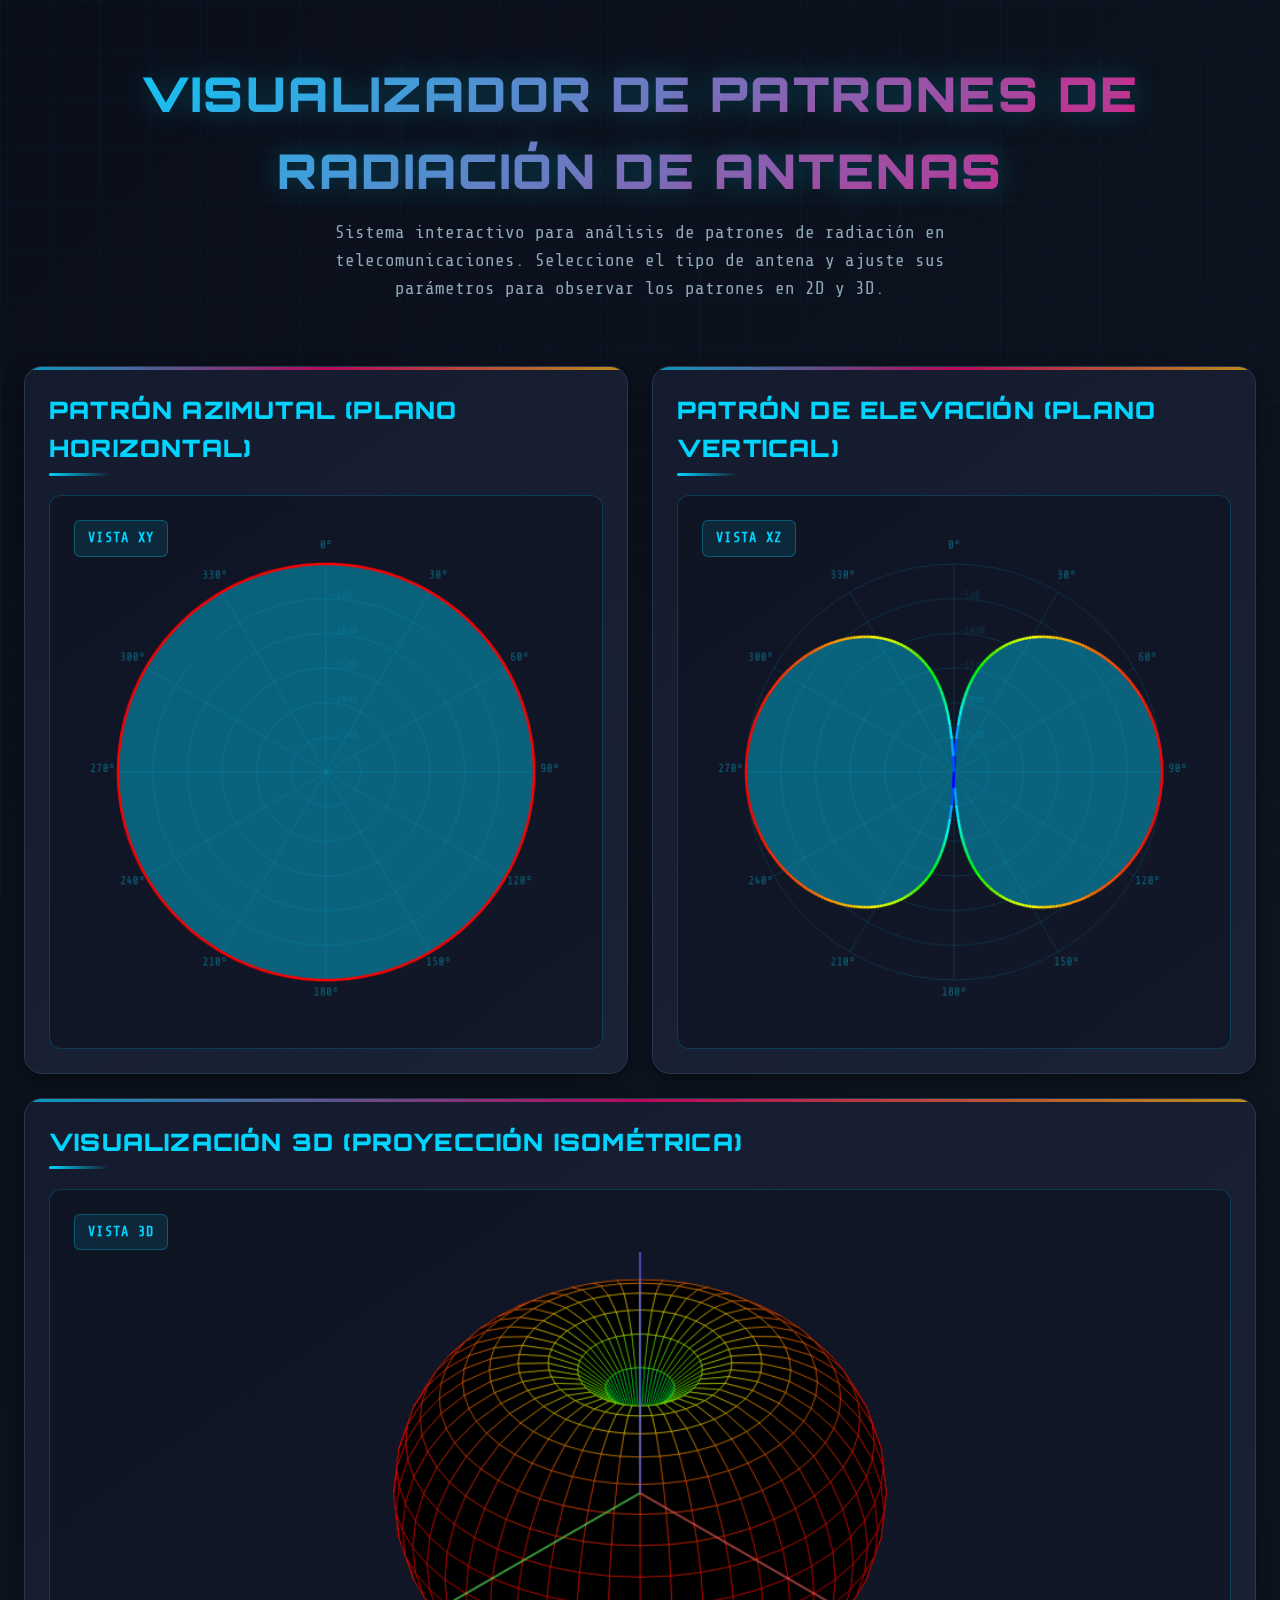
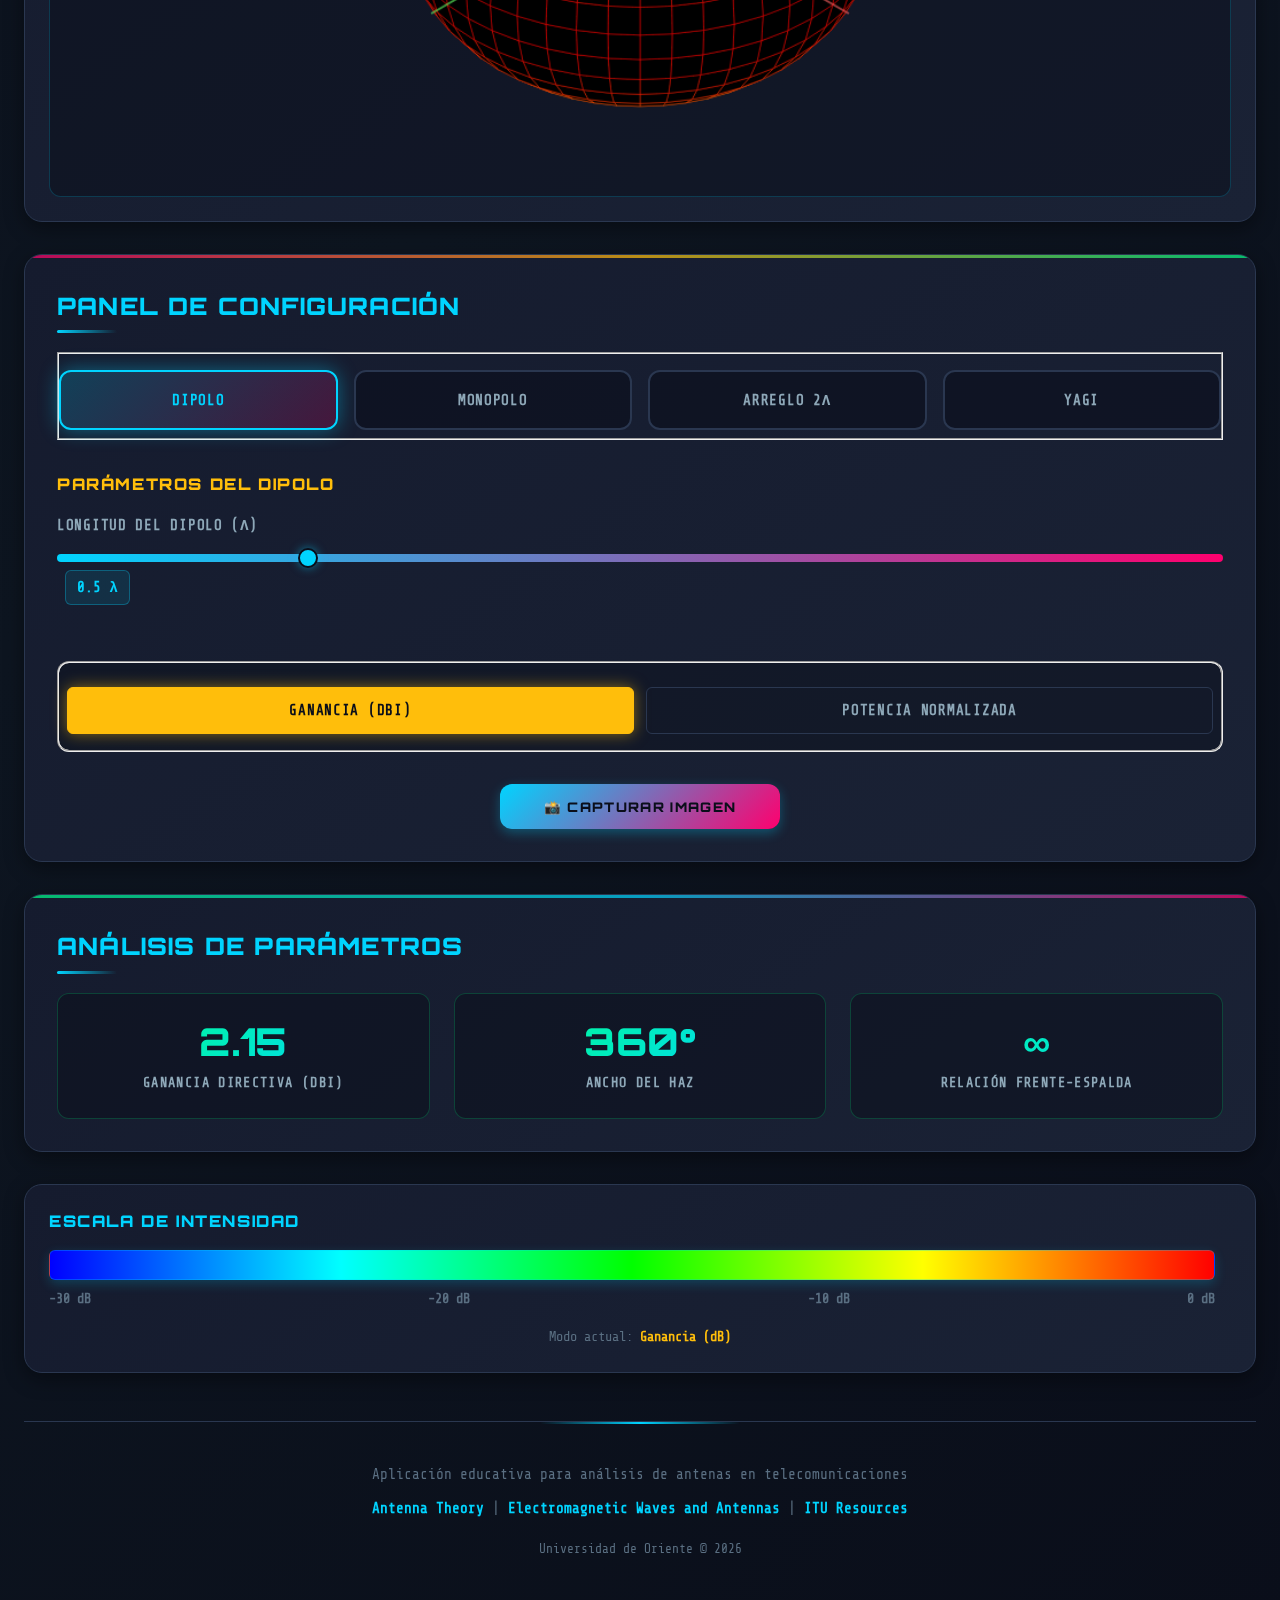
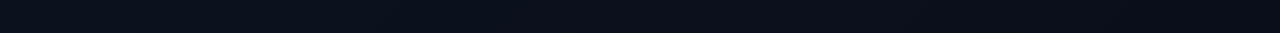
<file: index.html>
<!DOCTYPE html>
<html lang="es">
<head>
  <meta charset="UTF-8">
  <meta name="viewport" content="width=device-width, initial-scale=1.0">
  <meta name="description" content="Visualizador interactivo de patrones de radiación de antenas para telecomunicaciones">
  <meta name="author" content="Universidad de Oriente">
  <meta name="keywords" content="antenas, patrones de radiación, telecomunicaciones, dipolo, monopolo, yagi, arreglo">
  <title>Visualizador de Patrones de Radiación de Antenas</title>
  
  <!-- Google Fonts -->
  <link rel="preconnect" href="https://fonts.googleapis.com">
  <link rel="preconnect" href="https://fonts.gstatic.com" crossorigin>
  <link href="https://fonts.googleapis.com/css2?family=Orbitron:wght@400;700;900&family=Share+Tech+Mono&display=swap" rel="stylesheet">
  
  <!-- Estilos CSS -->
  <link rel="stylesheet" href="styles.css">
</head>
<body>
  <div class="container">
    <!-- ==================== HEADER ==================== -->
    <header role="banner">
      <h1>Visualizador de Patrones de Radiación de Antenas</h1>
      <p>Sistema interactivo para análisis de patrones de radiación en telecomunicaciones. Seleccione el tipo de antena y ajuste sus parámetros para observar los patrones en 2D y 3D.</p>
    </header>

    <!-- ==================== MAIN VISUALIZATIONS ==================== -->
    <main role="main">
      <!-- Patrón Azimutal -->
      <section id="azimut-section" class="card" aria-labelledby="azimut-title">
        <h2 id="azimut-title">Patrón Azimutal (Plano Horizontal)</h2>
        <div class="canvas-container">
          <span class="canvas-label" aria-hidden="true">Vista XY</span>
          <canvas id="azimut-canvas" width="500" height="500" aria-label="Gráfico polar del patrón de radiación azimutal"></canvas>
        </div>
      </section>

      <!-- Patrón de Elevación -->
      <section id="elevacion-section" class="card" aria-labelledby="elevacion-title">
        <h2 id="elevacion-title">Patrón de Elevación (Plano Vertical)</h2>
        <div class="canvas-container">
          <span class="canvas-label" aria-hidden="true">Vista XZ</span>
          <canvas id="elevacion-canvas" width="500" height="500" aria-label="Gráfico polar del patrón de radiación de elevación"></canvas>
        </div>
      </section>

      <!-- Visualización 3D -->
      <section id="threeD-section" class="card" aria-labelledby="threeD-title">
        <h2 id="threeD-title">Visualización 3D (Proyección Isométrica)</h2>
        <div class="canvas-container">
          <span class="canvas-label" aria-hidden="true">Vista 3D</span>
          <canvas id="threeD-canvas" width="1000" height="500" aria-label="Visualización tridimensional del patrón de radiación"></canvas>
        </div>
      </section>
    </main>

    <!-- ==================== CONTROLS PANEL ==================== -->
    <aside role="complementary" aria-labelledby="controls-title">
      <h2 id="controls-title">Panel de Configuración</h2>

      <!-- Selector de Tipo de Antena -->
      <fieldset class="antenna-selector">
        <legend class="visually-hidden">Seleccione el tipo de antena</legend>
        <div class="antenna-option">
          <input type="radio" id="dipolo" name="antenna" value="dipolo" checked>
          <label for="dipolo">Dipolo</label>
        </div>
        <div class="antenna-option">
          <input type="radio" id="monopolo" name="antenna" value="monopolo">
          <label for="monopolo">Monopolo</label>
        </div>
        <div class="antenna-option">
          <input type="radio" id="arreglo" name="antenna" value="arreglo">
          <label for="arreglo">Arreglo 2λ</label>
        </div>
        <div class="antenna-option">
          <input type="radio" id="yagi" name="antenna" value="yagi">
          <label for="yagi">Yagi</label>
        </div>
      </fieldset>

      <!-- Controles del Dipolo -->
      <div id="dipolo-controls" class="controls-group" role="group" aria-labelledby="dipolo-controls-title">
        <h3 id="dipolo-controls-title">Parámetros del Dipolo</h3>
        <label for="dipolo-length">Longitud del dipolo (λ)</label>
        <input type="range" id="dipolo-length" min="0.1" max="2" step="0.05" value="0.5" aria-describedby="dipolo-length-value">
        <span id="dipolo-length-value" class="value-display" aria-live="polite">0.5 λ</span>
      </div>

      <!-- Controles del Monopolo -->
      <div id="monopolo-controls" class="controls-group hidden" role="group" aria-labelledby="monopolo-controls-title">
        <h3 id="monopolo-controls-title">Parámetros del Monopolo</h3>
        <label for="monopolo-length">Longitud del monopolo (λ)</label>
        <input type="range" id="monopolo-length" min="0.1" max="1" step="0.05" value="0.25" aria-describedby="monopolo-length-value">
        <span id="monopolo-length-value" class="value-display" aria-live="polite">0.25 λ</span>
      </div>

      <!-- Controles del Arreglo -->
      <div id="arreglo-controls" class="controls-group hidden" role="group" aria-labelledby="arreglo-controls-title">
        <h3 id="arreglo-controls-title">Parámetros del Arreglo</h3>
        <label for="arreglo-separation">Separación entre elementos (λ)</label>
        <input type="range" id="arreglo-separation" min="0.1" max="2" step="0.1" value="0.5" aria-describedby="arreglo-separation-value">
        <span id="arreglo-separation-value" class="value-display" aria-live="polite">0.5 λ</span>

        <label for="arreglo-phase">Diferencia de fase (°)</label>
        <input type="range" id="arreglo-phase" min="-180" max="180" step="10" value="0" aria-describedby="arreglo-phase-value">
        <span id="arreglo-phase-value" class="value-display" aria-live="polite">0°</span>
      </div>

      <!-- Controles de Yagi -->
      <div id="yagi-controls" class="controls-group hidden" role="group" aria-labelledby="yagi-controls-title">
        <h3 id="yagi-controls-title">Parámetros de Yagi</h3>
        <label for="yagi-directors">Número de directores</label>
        <input type="number" id="yagi-directors" min="1" max="10" value="3" aria-describedby="yagi-directors-help">
        <span id="yagi-directors-help" class="visually-hidden">Ingrese un número entre 1 y 10</span>
      </div>

      <!-- Toggle de Modo de Visualización -->
      <fieldset class="view-toggle">
        <legend class="visually-hidden">Modo de visualización</legend>
        <input type="radio" id="view-gain" name="view" value="gain" checked>
        <label for="view-gain">Ganancia (dBi)</label>
        <input type="radio" id="view-power" name="view" value="power">
        <label for="view-power">Potencia Normalizada</label>
      </fieldset>

      <!-- Botón de Captura -->
      <button class="screenshot-btn" id="screenshot-btn" type="button">
        <span>📸 Capturar Imagen</span>
      </button>
    </aside>

    <!-- ==================== RESULTS PANEL ==================== -->
    <section class="results-panel" role="region" aria-labelledby="results-title">
      <h2 id="results-title">Análisis de Parámetros</h2>
      <div class="results-grid">
        <article class="result-item">
          <div class="result-value" id="gain-value" aria-live="polite">2.15</div>
          <div class="result-label">Ganancia Directiva (dBi)</div>
        </article>
        <article class="result-item">
          <div class="result-value" id="beamwidth-value" aria-live="polite">78°</div>
          <div class="result-label">Ancho del Haz</div>
        </article>
        <article class="result-item">
          <div class="result-value" id="fbr-value" aria-live="polite">∞</div>
          <div class="result-label">Relación Frente-Espalda</div>
        </article>
      </div>
    </section>

    <!-- ==================== LEGEND ==================== -->
    <div class="legend-container" role="region" aria-labelledby="legend-title">
      <h3 id="legend-title">Escala de Intensidad</h3>
      <div class="legend-grid">
        <div>
          <div class="legend-bar" role="img" aria-label="Barra de gradiente de colores de intensidad"></div>
          <div class="legend-labels" id="legend-labels">
            <span>-30 dB</span>
            <span>-20 dB</span>
            <span>-10 dB</span>
            <span>0 dB</span>
          </div>
        </div>
      </div>
      <p id="legend-description" style="margin-top: 1rem; font-size: 0.85rem; color: var(--text-muted); text-align: center;">
        Modo actual: <strong id="current-mode-label" style="color: var(--accent-yellow);">Ganancia (dB)</strong>
      </p>
    </div>

    <!-- ==================== FOOTER ==================== -->
    <footer role="contentinfo">
      <p>Aplicación educativa para análisis de antenas en telecomunicaciones</p>
      <p>
        <a href="https://www.antenna-theory.com/" target="_blank" rel="noopener noreferrer">Antenna Theory</a> | 
        <a href="https://www.ece.rutgers.edu/~orfanidi/ewa/" target="_blank" rel="noopener noreferrer">Electromagnetic Waves and Antennas</a> | 
        <a href="https://www.itu.int/" target="_blank" rel="noopener noreferrer">ITU Resources</a>
      </p>
      <p style="margin-top: 1rem; font-size: 0.8rem;">Universidad de Oriente © 2026</p>
    </footer>
  </div>

  <!-- JavaScript -->
  <script src="script.js"></script>
</body>
</html>
</file>
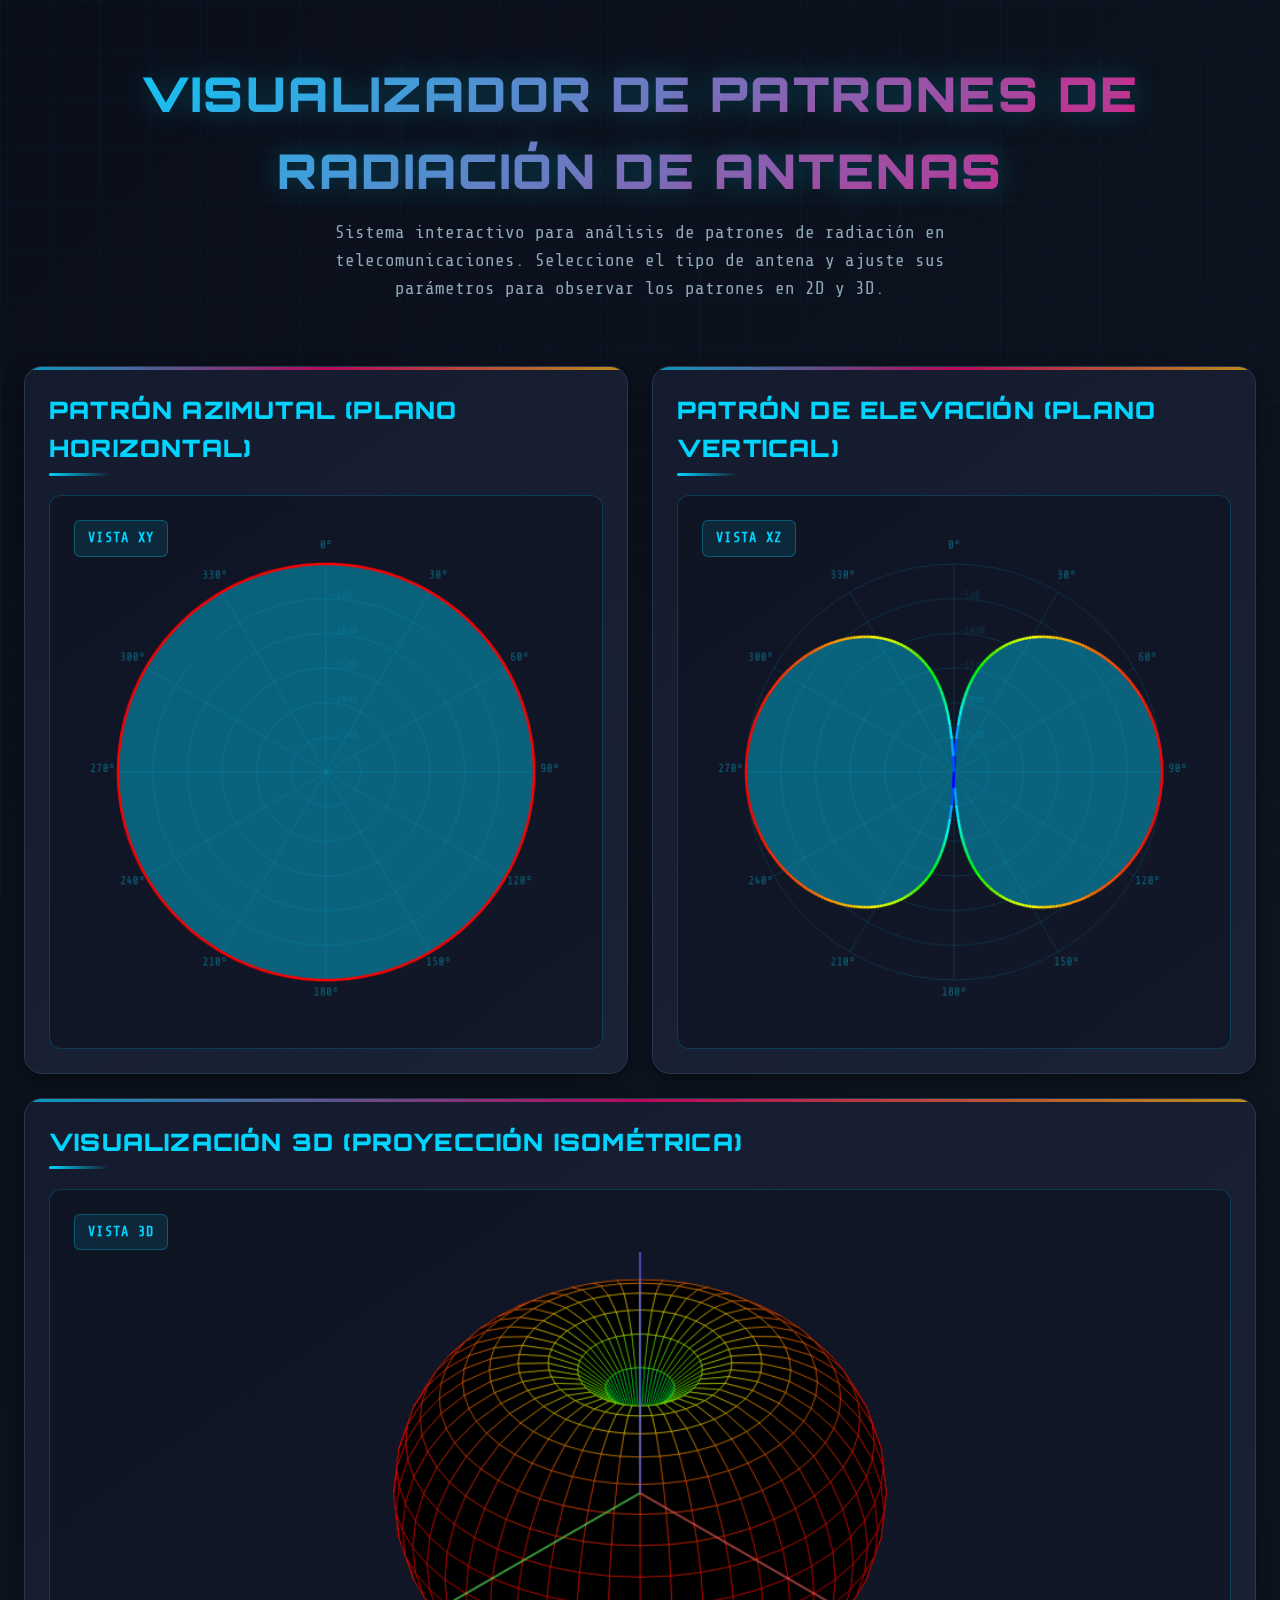
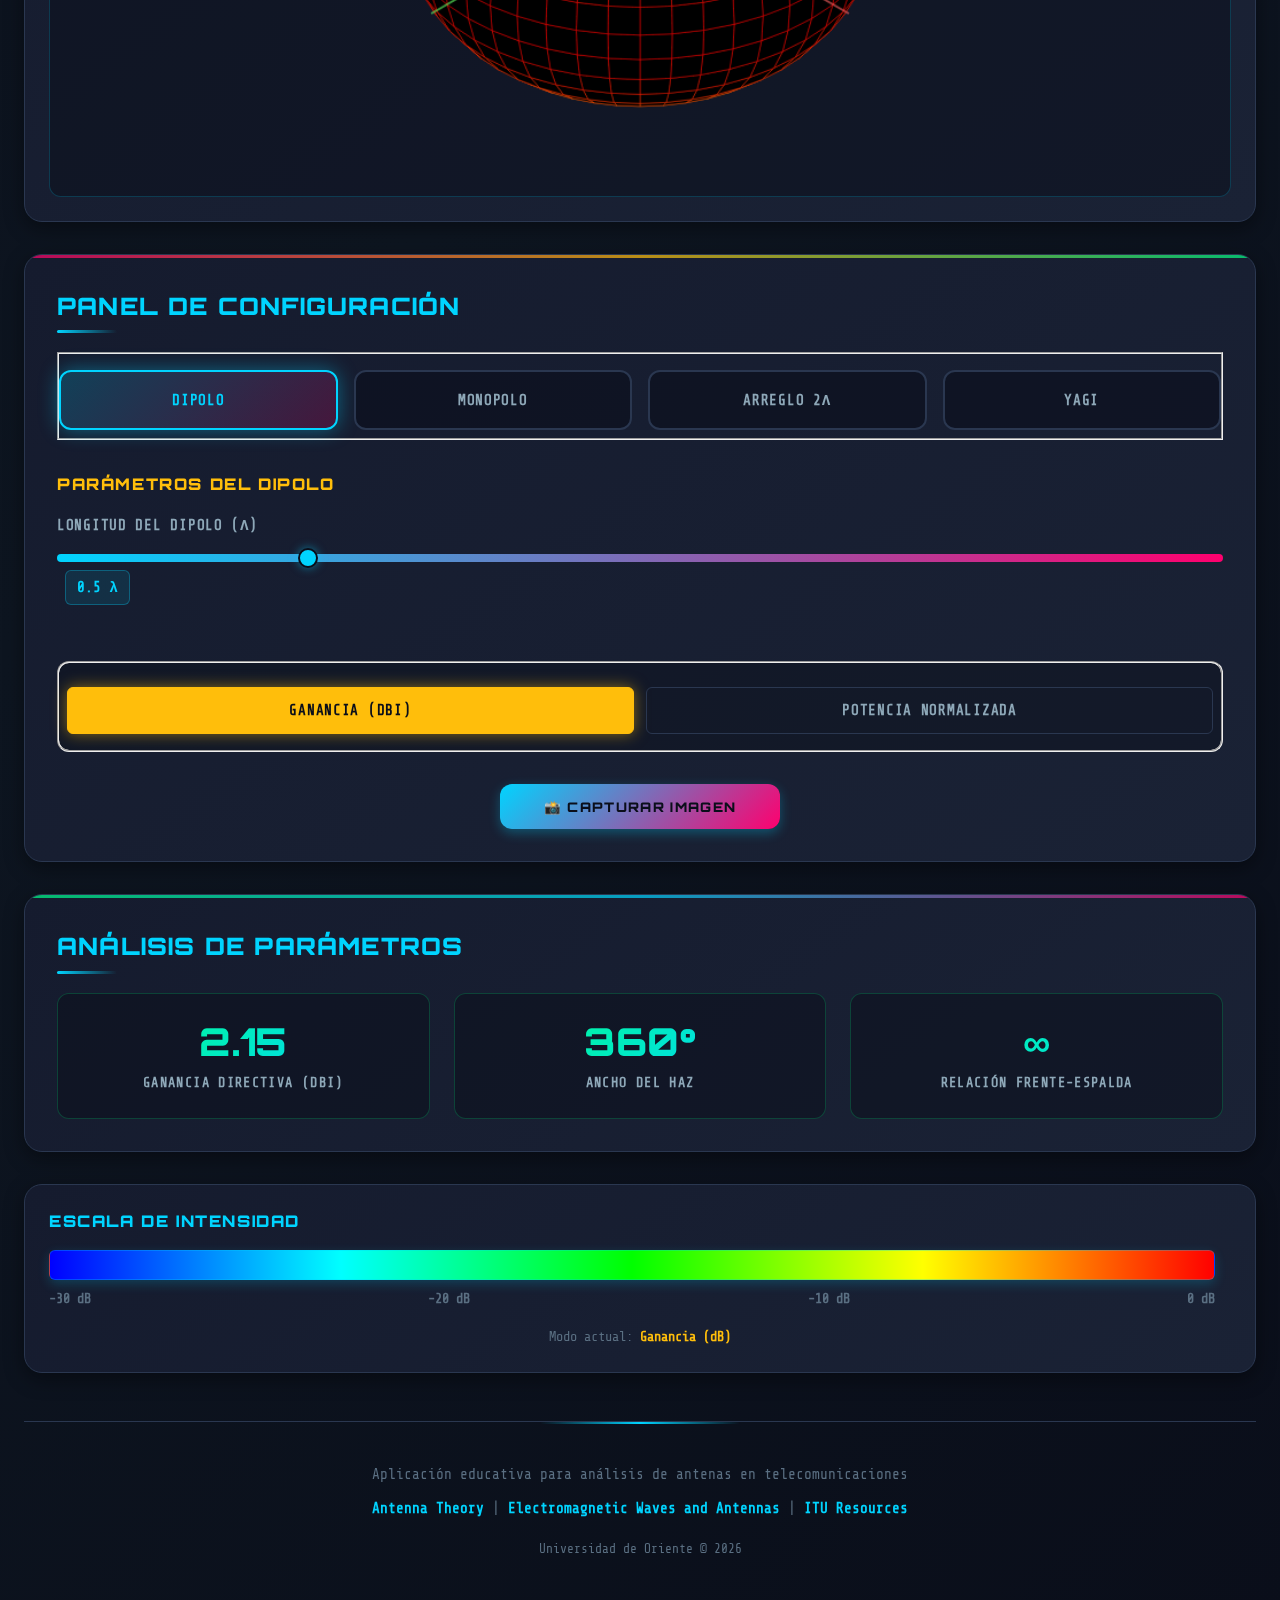
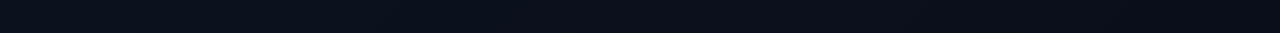
<file: antenna-pattern-visualizer-3.html>
<!DOCTYPE html>
<html lang="es">
<head>
  <meta charset="UTF-8">
  <meta name="viewport" content="width=device-width, initial-scale=1.0">
  <meta name="description" content="Visualizador interactivo de patrones de radiación de antenas para telecomunicaciones">
  <title>Visualizador de Patrones de Radiación de Antenas</title>
  <link rel="preconnect" href="https://fonts.googleapis.com">
  <link rel="preconnect" href="https://fonts.gstatic.com" crossorigin>
  <link href="https://fonts.googleapis.com/css2?family=Orbitron:wght@400;700;900&family=Share+Tech+Mono&display=swap" rel="stylesheet">
  <style>
    /* ==================== CSS VARIABLES ==================== */
    :root {
      --bg-primary: #0a0e1a;
      --bg-secondary: #151b2e;
      --bg-tertiary: #1a2235;
      --accent-cyan: #00d4ff;
      --accent-magenta: #ff006e;
      --accent-yellow: #ffbe0b;
      --accent-green: #00ff88;
      --text-primary: #e8f4f8;
      --text-secondary: #8ea8b8;
      --text-muted: #5a6f82;
      --border-color: #2a3750;
      --shadow-strong: 0 12px 40px rgba(0, 212, 255, 0.15);
      --shadow-medium: 0 6px 20px rgba(0, 0, 0, 0.4);
      --shadow-soft: 0 2px 8px rgba(0, 0, 0, 0.3);
      --border-radius-sm: 6px;
      --border-radius-md: 12px;
      --border-radius-lg: 18px;
      --transition-fast: 150ms ease-out;
      --transition-medium: 300ms cubic-bezier(0.4, 0, 0.2, 1);
      --transition-slow: 500ms cubic-bezier(0.4, 0, 0.2, 1);
    }

    /* ==================== RESET & BASE ==================== */
    *, *::before, *::after {
      margin: 0;
      padding: 0;
      box-sizing: border-box;
    }

    html {
      font-size: 16px;
      scroll-behavior: smooth;
    }

    body {
      font-family: 'Share Tech Mono', monospace;
      background: linear-gradient(135deg, var(--bg-primary) 0%, #0d1520 50%, var(--bg-primary) 100%);
      color: var(--text-primary);
      min-height: 100vh;
      line-height: 1.6;
      overflow-x: hidden;
      position: relative;
    }

    /* Animated background grid */
    body::before {
      content: '';
      position: fixed;
      top: 0;
      left: 0;
      width: 100%;
      height: 100%;
      background-image: 
        linear-gradient(rgba(0, 212, 255, 0.03) 1px, transparent 1px),
        linear-gradient(90deg, rgba(0, 212, 255, 0.03) 1px, transparent 1px);
      background-size: 50px 50px;
      pointer-events: none;
      z-index: 0;
      animation: gridMove 20s linear infinite;
    }

    @keyframes gridMove {
      0% { transform: translate(0, 0); }
      100% { transform: translate(50px, 50px); }
    }

    /* ==================== TYPOGRAPHY ==================== */
    h1, h2, h3 {
      font-family: 'Orbitron', sans-serif;
      font-weight: 900;
      letter-spacing: 0.05em;
      text-transform: uppercase;
    }

    h1 {
      font-size: clamp(1.75rem, 4vw, 3rem);
      background: linear-gradient(135deg, var(--accent-cyan) 0%, var(--accent-magenta) 100%);
      -webkit-background-clip: text;
      -webkit-text-fill-color: transparent;
      background-clip: text;
      margin-bottom: 0.5rem;
      text-shadow: 0 0 30px rgba(0, 212, 255, 0.3);
      animation: titleGlow 3s ease-in-out infinite alternate;
    }

    @keyframes titleGlow {
      from { filter: drop-shadow(0 0 10px rgba(0, 212, 255, 0.5)); }
      to { filter: drop-shadow(0 0 20px rgba(255, 0, 110, 0.5)); }
    }

    h2 {
      font-size: clamp(1.2rem, 2.5vw, 1.5rem);
      color: var(--accent-cyan);
      margin-bottom: 1.2rem;
      position: relative;
      padding-bottom: 0.5rem;
    }

    h2::after {
      content: '';
      position: absolute;
      bottom: 0;
      left: 0;
      width: 60px;
      height: 3px;
      background: linear-gradient(90deg, var(--accent-cyan), transparent);
      border-radius: 2px;
    }

    /* ==================== LAYOUT ==================== */
    .container {
      position: relative;
      z-index: 1;
      max-width: 1600px;
      margin: 0 auto;
      padding: 1.5rem;
    }

    header {
      text-align: center;
      padding: 2rem 1rem;
      margin-bottom: 2rem;
      position: relative;
    }

    header p {
      color: var(--text-secondary);
      font-size: clamp(0.9rem, 1.5vw, 1.1rem);
      max-width: 700px;
      margin: 0 auto;
    }

    /* Main grid layout - responsive */
    main {
      display: grid;
      gap: 1.5rem;
      margin-bottom: 2rem;
      grid-template-columns: 1fr;
    }

    @media (min-width: 768px) {
      main {
        grid-template-columns: repeat(2, 1fr);
      }
    }

    @media (min-width: 1200px) {
      main {
        grid-template-areas:
          "azimut elevacion"
          "threeD threeD";
        grid-template-columns: repeat(2, 1fr);
      }
      
      #azimut-section { grid-area: azimut; }
      #elevacion-section { grid-area: elevacion; }
      #threeD-section { grid-area: threeD; }
    }

    /* ==================== CARDS & PANELS ==================== */
    .card {
      background: linear-gradient(145deg, var(--bg-secondary), var(--bg-tertiary));
      border-radius: var(--border-radius-lg);
      border: 1px solid var(--border-color);
      box-shadow: var(--shadow-medium);
      padding: 1.5rem;
      position: relative;
      overflow: hidden;
      transition: transform var(--transition-medium), box-shadow var(--transition-medium);
    }

    .card::before {
      content: '';
      position: absolute;
      top: 0;
      left: 0;
      right: 0;
      height: 3px;
      background: linear-gradient(90deg, var(--accent-cyan), var(--accent-magenta), var(--accent-yellow));
      opacity: 0.7;
    }

    .card:hover {
      transform: translateY(-2px);
      box-shadow: var(--shadow-strong);
    }

    .canvas-container {
      background: rgba(10, 14, 26, 0.5);
      border-radius: var(--border-radius-md);
      padding: 1rem;
      position: relative;
      margin-top: 1rem;
      border: 1px solid rgba(0, 212, 255, 0.2);
    }

    .canvas-container canvas {
      width: 100%;
      height: auto;
      display: block;
      border-radius: var(--border-radius-sm);
    }

    .canvas-label {
      position: absolute;
      top: 1.5rem;
      left: 1.5rem;
      background: rgba(0, 212, 255, 0.1);
      backdrop-filter: blur(10px);
      padding: 0.4rem 0.8rem;
      border-radius: var(--border-radius-sm);
      font-size: 0.85rem;
      font-weight: 700;
      color: var(--accent-cyan);
      border: 1px solid rgba(0, 212, 255, 0.3);
      text-transform: uppercase;
      letter-spacing: 0.1em;
    }

    /* ==================== CONTROLS SIDEBAR ==================== */
    aside {
      background: linear-gradient(145deg, var(--bg-secondary), var(--bg-tertiary));
      border-radius: var(--border-radius-lg);
      border: 1px solid var(--border-color);
      box-shadow: var(--shadow-medium);
      padding: 2rem;
      margin-bottom: 2rem;
      position: relative;
      overflow: hidden;
    }

    aside::before {
      content: '';
      position: absolute;
      top: 0;
      left: 0;
      right: 0;
      height: 3px;
      background: linear-gradient(90deg, var(--accent-magenta), var(--accent-yellow), var(--accent-green));
      opacity: 0.7;
    }

    .controls-group {
      margin-bottom: 2rem;
      transition: opacity var(--transition-medium), 
                  transform var(--transition-medium),
                  max-height var(--transition-medium);
      overflow: hidden;
      max-height: 500px;
    }

    .controls-group.hidden {
      opacity: 0;
      transform: translateY(-20px);
      pointer-events: none;
      max-height: 0;
      margin: 0;
      padding: 0;
    }

    .controls-group h3 {
      font-size: 1rem;
      color: var(--accent-yellow);
      margin-bottom: 1rem;
      font-family: 'Orbitron', sans-serif;
      text-transform: uppercase;
      letter-spacing: 0.1em;
    }

    /* ==================== FORM ELEMENTS ==================== */
    label {
      display: block;
      margin: 1rem 0 0.5rem;
      font-weight: 600;
      color: var(--text-secondary);
      font-size: 0.9rem;
      text-transform: uppercase;
      letter-spacing: 0.05em;
    }

    input[type="range"] {
      width: 100%;
      height: 8px;
      border-radius: 4px;
      background: linear-gradient(to right, var(--accent-cyan), var(--accent-magenta));
      outline: none;
      -webkit-appearance: none;
      cursor: pointer;
    }

    input[type="range"]::-webkit-slider-thumb {
      -webkit-appearance: none;
      appearance: none;
      width: 20px;
      height: 20px;
      border-radius: 50%;
      background: var(--accent-cyan);
      border: 2px solid var(--bg-primary);
      box-shadow: 0 0 10px rgba(0, 212, 255, 0.5);
      cursor: pointer;
      transition: transform var(--transition-fast);
    }

    input[type="range"]::-webkit-slider-thumb:hover {
      transform: scale(1.2);
      box-shadow: 0 0 15px rgba(0, 212, 255, 0.8);
    }

    input[type="range"]::-moz-range-thumb {
      width: 20px;
      height: 20px;
      border-radius: 50%;
      background: var(--accent-cyan);
      border: 2px solid var(--bg-primary);
      box-shadow: 0 0 10px rgba(0, 212, 255, 0.5);
      cursor: pointer;
      transition: transform var(--transition-fast);
    }

    input[type="range"]::-moz-range-thumb:hover {
      transform: scale(1.2);
      box-shadow: 0 0 15px rgba(0, 212, 255, 0.8);
    }

    input[type="number"] {
      width: 100%;
      padding: 0.7rem;
      background: rgba(10, 14, 26, 0.6);
      border: 1px solid var(--border-color);
      border-radius: var(--border-radius-sm);
      color: var(--text-primary);
      font-family: 'Share Tech Mono', monospace;
      font-size: 1rem;
      transition: border-color var(--transition-fast), box-shadow var(--transition-fast);
    }

    input[type="number"]:focus {
      outline: none;
      border-color: var(--accent-cyan);
      box-shadow: 0 0 0 3px rgba(0, 212, 255, 0.1);
    }

    .value-display {
      display: inline-block;
      margin-left: 0.5rem;
      padding: 0.3rem 0.7rem;
      background: rgba(0, 212, 255, 0.1);
      border-radius: var(--border-radius-sm);
      color: var(--accent-cyan);
      font-weight: 700;
      font-size: 0.9rem;
      border: 1px solid rgba(0, 212, 255, 0.3);
    }

    /* ==================== ANTENNA SELECTOR ==================== */
    .antenna-selector {
      display: grid;
      grid-template-columns: repeat(auto-fit, minmax(130px, 1fr));
      gap: 1rem;
      margin-bottom: 2rem;
    }

    .antenna-option input[type="radio"] {
      position: absolute;
      opacity: 0;
      pointer-events: none;
    }

    .antenna-option label {
      display: flex;
      align-items: center;
      justify-content: center;
      padding: 1rem;
      background: rgba(10, 14, 26, 0.6);
      border: 2px solid var(--border-color);
      border-radius: var(--border-radius-md);
      text-align: center;
      cursor: pointer;
      transition: all var(--transition-medium);
      font-weight: 700;
      text-transform: uppercase;
      letter-spacing: 0.05em;
      min-height: 60px;
      position: relative;
      overflow: hidden;
    }

    .antenna-option label::before {
      content: '';
      position: absolute;
      top: 0;
      left: -100%;
      width: 100%;
      height: 100%;
      background: linear-gradient(90deg, transparent, rgba(0, 212, 255, 0.2), transparent);
      transition: left var(--transition-slow);
    }

    .antenna-option label:hover::before {
      left: 100%;
    }

    .antenna-option label:hover {
      border-color: var(--accent-cyan);
      transform: translateY(-2px);
      box-shadow: 0 4px 12px rgba(0, 212, 255, 0.3);
    }

    .antenna-option input[type="radio"]:checked + label {
      background: linear-gradient(135deg, rgba(0, 212, 255, 0.2), rgba(255, 0, 110, 0.2));
      border-color: var(--accent-cyan);
      color: var(--accent-cyan);
      box-shadow: 0 0 20px rgba(0, 212, 255, 0.4);
    }

    /* ==================== VIEW TOGGLE ==================== */
    .view-toggle {
      display: flex;
      gap: 0.75rem;
      margin: 1.5rem 0;
      padding: 0.5rem;
      background: rgba(10, 14, 26, 0.4);
      border-radius: var(--border-radius-md);
    }

    .view-toggle input[type="radio"] {
      position: absolute;
      opacity: 0;
      pointer-events: none;
    }

    .view-toggle label {
      flex: 1;
      padding: 0.7rem 1.2rem;
      background: transparent;
      border: 1px solid var(--border-color);
      border-radius: var(--border-radius-sm);
      text-align: center;
      cursor: pointer;
      transition: all var(--transition-medium);
      font-weight: 600;
      font-size: 0.9rem;
      text-transform: uppercase;
      letter-spacing: 0.05em;
    }

    .view-toggle label:hover {
      border-color: var(--accent-yellow);
      background: rgba(255, 190, 11, 0.1);
    }

    .view-toggle input[type="radio"]:checked + label {
      background: var(--accent-yellow);
      color: var(--bg-primary);
      border-color: var(--accent-yellow);
      box-shadow: 0 0 15px rgba(255, 190, 11, 0.5);
      font-weight: 700;
    }

    /* ==================== RESULTS PANEL ==================== */
    .results-panel {
      background: linear-gradient(145deg, var(--bg-secondary), var(--bg-tertiary));
      border-radius: var(--border-radius-lg);
      border: 1px solid var(--border-color);
      box-shadow: var(--shadow-medium);
      padding: 2rem;
      margin-bottom: 2rem;
      position: relative;
      overflow: hidden;
    }

    .results-panel::before {
      content: '';
      position: absolute;
      top: 0;
      left: 0;
      right: 0;
      height: 3px;
      background: linear-gradient(90deg, var(--accent-green), var(--accent-cyan), var(--accent-magenta));
      opacity: 0.7;
    }

    .results-grid {
      display: grid;
      grid-template-columns: repeat(auto-fit, minmax(180px, 1fr));
      gap: 1.5rem;
      margin-top: 1rem;
    }

    .result-item {
      text-align: center;
      padding: 1.5rem;
      background: rgba(10, 14, 26, 0.5);
      border-radius: var(--border-radius-md);
      border: 1px solid rgba(0, 255, 136, 0.2);
      transition: transform var(--transition-medium), box-shadow var(--transition-medium);
    }

    .result-item:hover {
      transform: translateY(-4px);
      box-shadow: 0 8px 24px rgba(0, 255, 136, 0.2);
    }

    .result-value {
      font-size: clamp(1.8rem, 3vw, 2.5rem);
      font-weight: 900;
      font-family: 'Orbitron', sans-serif;
      background: linear-gradient(135deg, var(--accent-green), var(--accent-cyan));
      -webkit-background-clip: text;
      -webkit-text-fill-color: transparent;
      background-clip: text;
      margin-bottom: 0.5rem;
      line-height: 1.2;
    }

    .result-label {
      font-size: 0.85rem;
      color: var(--text-secondary);
      text-transform: uppercase;
      letter-spacing: 0.1em;
      font-weight: 600;
    }

    /* ==================== LEGEND ==================== */
    .legend-container {
      background: linear-gradient(145deg, var(--bg-secondary), var(--bg-tertiary));
      border-radius: var(--border-radius-lg);
      border: 1px solid var(--border-color);
      padding: 1.5rem;
      margin-bottom: 2rem;
      box-shadow: var(--shadow-medium);
    }

    .legend-container h3 {
      font-size: 1rem;
      color: var(--accent-cyan);
      margin-bottom: 1rem;
      font-family: 'Orbitron', sans-serif;
      text-transform: uppercase;
      letter-spacing: 0.1em;
    }

    .legend-grid {
      display: grid;
      grid-template-columns: 1fr auto;
      gap: 1rem;
      align-items: center;
    }

    .legend-bar {
      height: 30px;
      background: linear-gradient(to right, 
        rgb(0, 0, 255),
        rgb(0, 255, 255),
        rgb(0, 255, 0),
        rgb(255, 255, 0),
        rgb(255, 0, 0)
      );
      border-radius: var(--border-radius-sm);
      border: 1px solid rgba(0, 212, 255, 0.3);
      box-shadow: 0 4px 12px rgba(0, 212, 255, 0.2);
    }

    .legend-labels {
      display: flex;
      justify-content: space-between;
      font-size: 0.85rem;
      margin-top: 0.5rem;
      color: var(--text-muted);
      font-weight: 600;
    }

    /* ==================== BUTTONS ==================== */
    button {
      background: linear-gradient(135deg, var(--accent-cyan), var(--accent-magenta));
      color: var(--bg-primary);
      border: none;
      padding: 0.9rem 1.8rem;
      border-radius: var(--border-radius-md);
      font-weight: 900;
      font-family: 'Orbitron', sans-serif;
      text-transform: uppercase;
      letter-spacing: 0.1em;
      cursor: pointer;
      transition: all var(--transition-medium);
      box-shadow: 0 4px 12px rgba(0, 212, 255, 0.3);
      position: relative;
      overflow: hidden;
    }

    button::before {
      content: '';
      position: absolute;
      top: 50%;
      left: 50%;
      width: 0;
      height: 0;
      border-radius: 50%;
      background: rgba(255, 255, 255, 0.3);
      transform: translate(-50%, -50%);
      transition: width var(--transition-medium), height var(--transition-medium);
    }

    button:hover::before {
      width: 300px;
      height: 300px;
    }

    button:hover {
      transform: translateY(-2px);
      box-shadow: 0 8px 24px rgba(0, 212, 255, 0.5);
    }

    button:active {
      transform: translateY(0);
    }

    .screenshot-btn {
      display: block;
      margin: 2rem auto 0;
      width: 100%;
      max-width: 280px;
    }

    /* ==================== FOOTER ==================== */
    footer {
      text-align: center;
      padding: 2.5rem 1rem;
      margin-top: 3rem;
      border-top: 1px solid var(--border-color);
      color: var(--text-muted);
      font-size: 0.9rem;
      position: relative;
    }

    footer::before {
      content: '';
      position: absolute;
      top: 0;
      left: 50%;
      transform: translateX(-50%);
      width: 200px;
      height: 2px;
      background: linear-gradient(90deg, transparent, var(--accent-cyan), transparent);
    }

    footer p {
      margin-bottom: 0.5rem;
      line-height: 1.8;
    }

    footer a {
      color: var(--accent-cyan);
      text-decoration: none;
      font-weight: 600;
      transition: color var(--transition-fast);
      position: relative;
    }

    footer a::after {
      content: '';
      position: absolute;
      bottom: -2px;
      left: 0;
      width: 0;
      height: 2px;
      background: var(--accent-cyan);
      transition: width var(--transition-fast);
    }

    footer a:hover {
      color: var(--accent-magenta);
    }

    footer a:hover::after {
      width: 100%;
    }

    /* ==================== ACCESSIBILITY ==================== */
    .visually-hidden {
      position: absolute;
      width: 1px;
      height: 1px;
      padding: 0;
      margin: -1px;
      overflow: hidden;
      clip: rect(0, 0, 0, 0);
      white-space: nowrap;
      border-width: 0;
    }

    *:focus-visible {
      outline: 3px solid var(--accent-cyan);
      outline-offset: 2px;
    }

    /* ==================== RESPONSIVE DESIGN ==================== */
    @media (max-width: 767px) {
      .container {
        padding: 1rem;
      }

      header {
        padding: 1.5rem 1rem;
      }

      aside {
        padding: 1.5rem;
      }

      .antenna-selector {
        grid-template-columns: repeat(2, 1fr);
      }

      .results-grid {
        grid-template-columns: 1fr;
      }

      .view-toggle {
        flex-direction: column;
      }
    }

    /* ==================== LOADING ANIMATION ==================== */
    @keyframes fadeIn {
      from {
        opacity: 0;
        transform: translateY(20px);
      }
      to {
        opacity: 1;
        transform: translateY(0);
      }
    }

    .card, aside, .results-panel, .legend-container {
      animation: fadeIn 0.6s ease-out backwards;
    }

    .card:nth-child(1) { animation-delay: 0.1s; }
    .card:nth-child(2) { animation-delay: 0.2s; }
    .card:nth-child(3) { animation-delay: 0.3s; }
    aside { animation-delay: 0.4s; }
    .results-panel { animation-delay: 0.5s; }
  </style>
</head>
<body>
  <div class="container">
    <header role="banner">
      <h1>Visualizador de Patrones de Radiación de Antenas</h1>
      <p>Sistema interactivo para análisis de patrones de radiación en telecomunicaciones. Seleccione el tipo de antena y ajuste sus parámetros para observar los patrones en 2D y 3D.</p>
    </header>

    <main role="main">
      <section id="azimut-section" class="card" aria-labelledby="azimut-title">
        <h2 id="azimut-title">Patrón Azimutal (Plano Horizontal)</h2>
        <div class="canvas-container">
          <span class="canvas-label" aria-hidden="true">Vista XY</span>
          <canvas id="azimut-canvas" width="500" height="500" aria-label="Gráfico polar del patrón de radiación azimutal"></canvas>
        </div>
      </section>

      <section id="elevacion-section" class="card" aria-labelledby="elevacion-title">
        <h2 id="elevacion-title">Patrón de Elevación (Plano Vertical)</h2>
        <div class="canvas-container">
          <span class="canvas-label" aria-hidden="true">Vista XZ</span>
          <canvas id="elevacion-canvas" width="500" height="500" aria-label="Gráfico polar del patrón de radiación de elevación"></canvas>
        </div>
      </section>

      <section id="threeD-section" class="card" aria-labelledby="threeD-title">
        <h2 id="threeD-title">Visualización 3D (Proyección Isométrica)</h2>
        <div class="canvas-container">
          <span class="canvas-label" aria-hidden="true">Vista 3D</span>
          <canvas id="threeD-canvas" width="1000" height="500" aria-label="Visualización tridimensional del patrón de radiación"></canvas>
        </div>
      </section>
    </main>

    <aside role="complementary" aria-labelledby="controls-title">
      <h2 id="controls-title">Panel de Configuración</h2>

      <fieldset class="antenna-selector">
        <legend class="visually-hidden">Seleccione el tipo de antena</legend>
        <div class="antenna-option">
          <input type="radio" id="dipolo" name="antenna" value="dipolo" checked>
          <label for="dipolo">Dipolo</label>
        </div>
        <div class="antenna-option">
          <input type="radio" id="monopolo" name="antenna" value="monopolo">
          <label for="monopolo">Monopolo</label>
        </div>
        <div class="antenna-option">
          <input type="radio" id="arreglo" name="antenna" value="arreglo">
          <label for="arreglo">Arreglo 2λ</label>
        </div>
        <div class="antenna-option">
          <input type="radio" id="yagi" name="antenna" value="yagi">
          <label for="yagi">Yagi</label>
        </div>
      </fieldset>

      <!-- Dipolo Controls -->
      <div id="dipolo-controls" class="controls-group" role="group" aria-labelledby="dipolo-controls-title">
        <h3 id="dipolo-controls-title">Parámetros del Dipolo</h3>
        <label for="dipolo-length">Longitud del dipolo (λ)</label>
        <input type="range" id="dipolo-length" min="0.1" max="2" step="0.05" value="0.5" aria-describedby="dipolo-length-value">
        <span id="dipolo-length-value" class="value-display" aria-live="polite">0.5 λ</span>
      </div>

      <!-- Monopolo Controls -->
      <div id="monopolo-controls" class="controls-group hidden" role="group" aria-labelledby="monopolo-controls-title">
        <h3 id="monopolo-controls-title">Parámetros del Monopolo</h3>
        <label for="monopolo-length">Longitud del monopolo (λ)</label>
        <input type="range" id="monopolo-length" min="0.1" max="1" step="0.05" value="0.25" aria-describedby="monopolo-length-value">
        <span id="monopolo-length-value" class="value-display" aria-live="polite">0.25 λ</span>
      </div>

      <!-- Arreglo Controls -->
      <div id="arreglo-controls" class="controls-group hidden" role="group" aria-labelledby="arreglo-controls-title">
        <h3 id="arreglo-controls-title">Parámetros del Arreglo</h3>
        <label for="arreglo-separation">Separación entre elementos (λ)</label>
        <input type="range" id="arreglo-separation" min="0.1" max="2" step="0.1" value="0.5" aria-describedby="arreglo-separation-value">
        <span id="arreglo-separation-value" class="value-display" aria-live="polite">0.5 λ</span>

        <label for="arreglo-phase">Diferencia de fase (°)</label>
        <input type="range" id="arreglo-phase" min="-180" max="180" step="10" value="0" aria-describedby="arreglo-phase-value">
        <span id="arreglo-phase-value" class="value-display" aria-live="polite">0°</span>
      </div>

      <!-- Yagi Controls -->
      <div id="yagi-controls" class="controls-group hidden" role="group" aria-labelledby="yagi-controls-title">
        <h3 id="yagi-controls-title">Parámetros de Yagi</h3>
        <label for="yagi-directors">Número de directores</label>
        <input type="number" id="yagi-directors" min="1" max="10" value="3" aria-describedby="yagi-directors-help">
        <span id="yagi-directors-help" class="visually-hidden">Ingrese un número entre 1 y 10</span>
      </div>

      <fieldset class="view-toggle">
        <legend class="visually-hidden">Modo de visualización</legend>
        <input type="radio" id="view-gain" name="view" value="gain" checked>
        <label for="view-gain">Ganancia (dBi)</label>
        <input type="radio" id="view-power" name="view" value="power">
        <label for="view-power">Potencia Normalizada</label>
      </fieldset>

      <button class="screenshot-btn" id="screenshot-btn" type="button">
        <span>📸 Capturar Imagen</span>
      </button>
    </aside>

    <section class="results-panel" role="region" aria-labelledby="results-title">
      <h2 id="results-title">Análisis de Parámetros</h2>
      <div class="results-grid">
        <article class="result-item">
          <div class="result-value" id="gain-value" aria-live="polite">2.15</div>
          <div class="result-label">Ganancia Directiva (dBi)</div>
        </article>
        <article class="result-item">
          <div class="result-value" id="beamwidth-value" aria-live="polite">78°</div>
          <div class="result-label">Ancho del Haz</div>
        </article>
        <article class="result-item">
          <div class="result-value" id="fbr-value" aria-live="polite">∞</div>
          <div class="result-label">Relación Frente-Espalda</div>
        </article>
      </div>
    </section>

    <div class="legend-container" role="region" aria-labelledby="legend-title">
      <h3 id="legend-title">Escala de Intensidad</h3>
      <div class="legend-grid">
        <div>
          <div class="legend-bar" role="img" aria-label="Barra de gradiente de colores de intensidad"></div>
          <div class="legend-labels" id="legend-labels">
            <span>-30 dB</span>
            <span>-20 dB</span>
            <span>-10 dB</span>
            <span>0 dB</span>
          </div>
        </div>
      </div>
      <p id="legend-description" style="margin-top: 1rem; font-size: 0.85rem; color: var(--text-muted); text-align: center;">
        Modo actual: <strong id="current-mode-label" style="color: var(--accent-yellow);">Ganancia (dB)</strong>
      </p>
    </div>

    <footer role="contentinfo">
      <p>Aplicación educativa para análisis de antenas en telecomunicaciones</p>
      <p>
        <a href="https://www.antenna-theory.com/" target="_blank" rel="noopener noreferrer">Antenna Theory</a> | 
        <a href="https://www.ece.rutgers.edu/~orfanidi/ewa/" target="_blank" rel="noopener noreferrer">Electromagnetic Waves and Antennas</a> | 
        <a href="https://www.itu.int/" target="_blank" rel="noopener noreferrer">ITU Resources</a>
      </p>
      <p style="margin-top: 1rem; font-size: 0.8rem;">Universidad de Oriente © 2026</p>
    </footer>
  </div>

  <script>
    'use strict';

    // ==================== CONSTANTS & CONFIGURATION ====================
    const CONFIG = {
      CANVAS_RESOLUTION: {
        azimut: { width: 500, height: 500 },
        elevacion: { width: 500, height: 500 },
        threeD: { width: 1000, height: 500 }
      },
      PATTERN_SAMPLES: 360,
      THETA_STEPS_3D: 24,
      PHI_STEPS_3D: 48,
      DB_MIN: -30,
      DB_MAX: 0,
      GRID_LEVELS: 6,
      ISO_ANGLE: Math.PI / 6,
      COLORS: {
        grid: 'rgba(0, 212, 255, 0.15)',
        axes: 'rgba(0, 212, 255, 0.4)',
        pattern: 'rgba(0, 212, 255, 0.8)'
      }
    };

    // ==================== DOM ELEMENT REFERENCES ====================
    const elements = {
      // Canvas elements
      azimutCanvas: document.getElementById('azimut-canvas'),
      elevacionCanvas: document.getElementById('elevacion-canvas'),
      threeDCanvas: document.getElementById('threeD-canvas'),
      
      // Control inputs
      antennaRadios: document.querySelectorAll('input[name="antenna"]'),
      viewRadios: document.querySelectorAll('input[name="view"]'),
      
      // Dipolo controls
      dipoloLength: document.getElementById('dipolo-length'),
      dipoloLengthValue: document.getElementById('dipolo-length-value'),
      dipoloControls: document.getElementById('dipolo-controls'),
      
      // Monopolo controls
      monopoloLength: document.getElementById('monopolo-length'),
      monopoloLengthValue: document.getElementById('monopolo-length-value'),
      monopoloControls: document.getElementById('monopolo-controls'),
      
      // Arreglo controls
      arregloSeparation: document.getElementById('arreglo-separation'),
      arregloSeparationValue: document.getElementById('arreglo-separation-value'),
      arregloPhase: document.getElementById('arreglo-phase'),
      arregloPhaseValue: document.getElementById('arreglo-phase-value'),
      arregloControls: document.getElementById('arreglo-controls'),
      
      // Yagi controls
      yagiDirectors: document.getElementById('yagi-directors'),
      yagiControls: document.getElementById('yagi-controls'),
      
      // Results
      gainValue: document.getElementById('gain-value'),
      beamwidthValue: document.getElementById('beamwidth-value'),
      fbrValue: document.getElementById('fbr-value'),
      
      // Legend
      legendLabels: document.getElementById('legend-labels'),
      currentModeLabel: document.getElementById('current-mode-label'),
      
      // Screenshot button
      screenshotBtn: document.getElementById('screenshot-btn')
    };

    // Canvas contexts
    const contexts = {
      azimut: elements.azimutCanvas.getContext('2d'),
      elevacion: elements.elevacionCanvas.getContext('2d'),
      threeD: elements.threeDCanvas.getContext('2d')
    };

    // ==================== APPLICATION STATE ====================
    const state = {
      currentAntenna: 'dipolo',
      currentView: 'gain',
      isDrawing: false
    };

    // ==================== UTILITY FUNCTIONS ====================
    const Utils = {
      /**
       * Clamp a value between min and max
       */
      clamp(value, min, max) {
        return Math.max(min, Math.min(max, value));
      },

      /**
       * Convert linear gain to dB
       */
      toDecibels(gain, reference = 1) {
        if (gain <= 0 || reference <= 0) return -Infinity;
        return 10 * Math.log10(gain / reference);
      },

      /**
       * Normalize angle to [0, 2π]
       */
      normalizeAngle(angle) {
        while (angle < 0) angle += 2 * Math.PI;
        while (angle >= 2 * Math.PI) angle -= 2 * Math.PI;
        return angle;
      },

      /**
       * Get color from value using spectrum mapping
       */
      getColorFromValue(value, minVal = CONFIG.DB_MIN, maxVal = CONFIG.DB_MAX) {
        const clampedValue = this.clamp(value, minVal, maxVal);
        const normalized = (clampedValue - minVal) / (maxVal - minVal);
        
        let r, g, b;
        
        if (normalized < 0.25) {
          // Blue to Cyan (0 -> 0.25)
          const t = normalized / 0.25;
          r = 0;
          g = Math.floor(255 * t);
          b = 255;
        } else if (normalized < 0.5) {
          // Cyan to Green (0.25 -> 0.5)
          const t = (normalized - 0.25) / 0.25;
          r = 0;
          g = 255;
          b = Math.floor(255 * (1 - t));
        } else if (normalized < 0.75) {
          // Green to Yellow (0.5 -> 0.75)
          const t = (normalized - 0.5) / 0.25;
          r = Math.floor(255 * t);
          g = 255;
          b = 0;
        } else {
          // Yellow to Red (0.75 -> 1.0)
          const t = (normalized - 0.75) / 0.25;
          r = 255;
          g = Math.floor(255 * (1 - t));
          b = 0;
        }
        
        return `rgb(${r}, ${g}, ${b})`;
      },

      /**
       * Debounce function for performance
       */
      debounce(func, wait) {
        let timeout;
        return function executedFunction(...args) {
          const later = () => {
            clearTimeout(timeout);
            func(...args);
          };
          clearTimeout(timeout);
          timeout = setTimeout(later, wait);
        };
      }
    };

    // ==================== RADIATION PATTERN CALCULATIONS ====================
    const RadiationPattern = {
      /**
       * Calculate radiation pattern for dipole antenna
       */
      dipolo(theta, phi) {
        const length = parseFloat(elements.dipoloLength.value);
        const kL = Math.PI * length;
        const sinTheta = Math.sin(theta);
        
        if (Math.abs(sinTheta) < 1e-6) return 0;
        
        const numerator = Math.pow(Math.cos(kL * Math.cos(theta)) - Math.cos(kL), 2);
        const denominator = Math.pow(sinTheta, 2);
        
        return numerator / denominator;
      },

      /**
       * Calculate radiation pattern for monopole antenna
       */
      monopolo(theta, phi) {
        // Monopolo only radiates in upper hemisphere
        if (theta > Math.PI / 2) return 0;
        
        const length = parseFloat(elements.monopoloLength.value);
        const kL = Math.PI * length;
        const sinTheta = Math.sin(theta);
        
        if (Math.abs(sinTheta) < 1e-6) return 0;
        
        const numerator = Math.pow(Math.cos(kL * Math.cos(theta)) - Math.cos(kL), 2);
        const denominator = Math.pow(sinTheta, 2);
        
        // Monopolo has twice the directivity of dipole (ground plane effect)
        return 2 * numerator / denominator;
      },

      /**
       * Calculate radiation pattern for two-element array
       */
      arreglo(theta, phi) {
        const separation = parseFloat(elements.arregloSeparation.value);
        const phaseAngle = parseFloat(elements.arregloPhase.value) * Math.PI / 180;
        
        // Element pattern (dipole)
        const sinTheta = Math.sin(theta);
        if (Math.abs(sinTheta) < 1e-6) return 0;
        
        const elementPattern = Math.pow(Math.cos(Math.PI / 2 * Math.cos(theta)) / sinTheta, 2);
        
        // Array factor
        const psi = 2 * Math.PI * separation * Math.sin(theta) * Math.cos(phi) + phaseAngle;
        const arrayFactor = Math.pow(Math.cos(psi / 2), 2);
        
        return elementPattern * arrayFactor * 4; // Factor of 4 for two-element array
      },

      /**
       * Calculate radiation pattern for Yagi antenna (simplified model)
       */
      yagi(theta, phi) {
        const numDirectors = parseInt(elements.yagiDirectors.value) || 3;
        
        // Simplified model: highly directive in forward direction (phi = 0)
        const sinTheta = Math.sin(theta);
        if (Math.abs(sinTheta) < 1e-6) return 0;
        
        // Base pattern
        const basePattern = Math.pow(sinTheta, 2);
        
        // Directivity enhancement based on number of directors
        const directivity = Math.pow(Math.max(0, Math.cos(phi)), numDirectors * 0.8);
        
        // Front-to-back ratio improvement
        const backSuppression = phi > Math.PI / 2 && phi < 3 * Math.PI / 2 ? 
          Math.pow(10, -numDirectors * 0.3) : 1;
        
        return basePattern * directivity * backSuppression * (2 + numDirectors);
      },

      /**
       * Get radiation pattern value for current antenna type
       */
      getValue(antenna, theta, phi) {
        switch (antenna) {
          case 'dipolo':
            return this.dipolo(theta, phi);
          case 'monopolo':
            return this.monopolo(theta, phi);
          case 'arreglo':
            return this.arreglo(theta, phi);
          case 'yagi':
            return this.yagi(theta, phi);
          default:
            return Math.pow(Math.sin(theta), 2);
        }
      }
    };

    // ==================== VISUALIZATION FUNCTIONS ====================
    const Visualization = {
      /**
       * Draw polar grid
       */
      drawPolarGrid(ctx, canvas, centerX, centerY, radius) {
        ctx.strokeStyle = CONFIG.COLORS.grid;
        ctx.lineWidth = 1;
        
        // Concentric circles
        for (let i = 1; i <= CONFIG.GRID_LEVELS; i++) {
          const r = radius * (i / CONFIG.GRID_LEVELS);
          ctx.beginPath();
          ctx.arc(centerX, centerY, r, 0, Math.PI * 2);
          ctx.stroke();
          
          // dB labels
          if (i < CONFIG.GRID_LEVELS) {
            const dbValue = CONFIG.DB_MIN + (CONFIG.DB_MAX - CONFIG.DB_MIN) * (i / CONFIG.GRID_LEVELS);
            ctx.fillStyle = CONFIG.COLORS.grid;
            ctx.font = '10px Share Tech Mono';
            ctx.fillText(`${dbValue.toFixed(0)}dB`, centerX + 5, centerY - r);
          }
        }
        
        // Radial lines (every 30 degrees)
        ctx.strokeStyle = CONFIG.COLORS.grid;
        for (let angle = 0; angle < 360; angle += 30) {
          const rad = angle * Math.PI / 180;
          ctx.beginPath();
          ctx.moveTo(centerX, centerY);
          ctx.lineTo(
            centerX + radius * Math.cos(rad - Math.PI / 2),
            centerY + radius * Math.sin(rad - Math.PI / 2)
          );
          ctx.stroke();
          
          // Angle labels
          const labelRadius = radius + 15;
          const labelX = centerX + labelRadius * Math.cos(rad - Math.PI / 2);
          const labelY = centerY + labelRadius * Math.sin(rad - Math.PI / 2);
          ctx.fillStyle = CONFIG.COLORS.axes;
          ctx.font = '11px Share Tech Mono';
          ctx.textAlign = 'center';
          ctx.fillText(`${angle}°`, labelX, labelY);
        }
      },

      /**
       * Draw polar pattern (azimuth or elevation)
       */
      drawPolarPattern(ctxName, isAzimut = true) {
        const canvas = isAzimut ? elements.azimutCanvas : elements.elevacionCanvas;
        const ctx = contexts[ctxName];
        
        const centerX = canvas.width / 2;
        const centerY = canvas.height / 2;
        const radius = Math.min(centerX, centerY) * 0.80;
        
        // Clear canvas
        ctx.clearRect(0, 0, canvas.width, canvas.height);
        
        // Draw grid
        this.drawPolarGrid(ctx, canvas, centerX, centerY, radius);
        
        // Sample pattern
        const gains = [];
        let maxGain = 0;
        
        for (let i = 0; i < CONFIG.PATTERN_SAMPLES; i++) {
          const angle = (i / CONFIG.PATTERN_SAMPLES) * Math.PI * 2;
          let theta, phi;
          
          if (isAzimut) {
            // Azimuth: θ = π/2, vary φ
            theta = Math.PI / 2;
            phi = angle;
          } else {
            // Elevation: φ = 0, vary θ
            theta = angle;
            phi = 0;
          }
          
          const gain = RadiationPattern.getValue(state.currentAntenna, theta, phi);
          gains.push(gain);
          if (gain > maxGain) maxGain = gain;
        }
        
        if (maxGain === 0) maxGain = 1;
        
        // Draw pattern with gradient
        const points = [];
        for (let i = 0; i < CONFIG.PATTERN_SAMPLES; i++) {
          const angle = (i / CONFIG.PATTERN_SAMPLES) * Math.PI * 2;
          const gain = gains[i];
          
          let scale, displayValue;
          
          if (state.currentView === 'gain') {
            // Ganancia en dB (escala logarítmica)
            const gainDB = Utils.toDecibels(gain, maxGain);
            const dbClamped = Utils.clamp(gainDB, CONFIG.DB_MIN, CONFIG.DB_MAX);
            scale = (dbClamped - CONFIG.DB_MIN) / (CONFIG.DB_MAX - CONFIG.DB_MIN);
            displayValue = dbClamped;
          } else {
            // Potencia normalizada (escala lineal)
            const normalizedPower = gain / maxGain;
            // Para potencia, usamos escala lineal directa
            scale = Math.max(0, normalizedPower);
            // Convertir a dB para el color pero mantener escala lineal para radio
            displayValue = Utils.toDecibels(gain, maxGain);
          }
          
          const r = radius * scale;
          const x = centerX + r * Math.cos(angle - Math.PI / 2);
          const y = centerY + r * Math.sin(angle - Math.PI / 2);
          
          points.push({ x, y, db: displayValue, scale: scale });
        }
        
        // Draw filled pattern
        if (points.length > 0) {
          // Create gradient path
          ctx.beginPath();
          ctx.moveTo(points[0].x, points[0].y);
          for (let i = 1; i < points.length; i++) {
            ctx.lineTo(points[i].x, points[i].y);
          }
          ctx.closePath();
          
          // Fill with semi-transparent color
          const avgDb = points.reduce((sum, p) => sum + p.db, 0) / points.length;
          ctx.fillStyle = Utils.getColorFromValue(avgDb) + '33'; // 20% opacity
          ctx.fill();
          
          // Draw outline with varying colors
          for (let i = 0; i < points.length; i++) {
            const p1 = points[i];
            const p2 = points[(i + 1) % points.length];
            
            ctx.beginPath();
            ctx.moveTo(p1.x, p1.y);
            ctx.lineTo(p2.x, p2.y);
            ctx.strokeStyle = Utils.getColorFromValue(p1.db);
            ctx.lineWidth = 2.5;
            ctx.stroke();
          }
        }
        
        // Update results on azimuth draw
        if (isAzimut) {
          this.updateResults(maxGain, gains);
        }
      },

      /**
       * Draw 3D isometric projection
       */
      draw3DPattern() {
        const canvas = elements.threeDCanvas;
        const ctx = contexts.threeD;
        
        const centerX = canvas.width / 2;
        const centerY = canvas.height / 2;
        const size = Math.min(canvas.width, canvas.height) * 0.35;
        
        // Clear canvas
        ctx.clearRect(0, 0, canvas.width, canvas.height);
        
        // Sample 3D pattern
        const data = [];
        let maxGain = 0;
        
        for (let ti = 0; ti <= CONFIG.THETA_STEPS_3D; ti++) {
          const theta = (ti / CONFIG.THETA_STEPS_3D) * Math.PI;
          const row = [];
          
          for (let pi = 0; pi <= CONFIG.PHI_STEPS_3D; pi++) {
            const phi = (pi / CONFIG.PHI_STEPS_3D) * Math.PI * 2;
            const gain = RadiationPattern.getValue(state.currentAntenna, theta, phi);
            
            if (gain > maxGain) maxGain = gain;
            row.push(gain);
          }
          data.push(row);
        }
        
        if (maxGain === 0) maxGain = 1;
        
        // Isometric projection helper
        const project = (x, y, z) => {
          const scaleX = Math.cos(CONFIG.ISO_ANGLE);
          const scaleY = Math.sin(CONFIG.ISO_ANGLE);
          
          return {
            x: centerX + size * (x * scaleX - y * scaleX),
            y: centerY + size * (-z + (x + y) * scaleY)
          };
        };
        
        // Draw surface with proper depth sorting
        const quads = [];
        
        for (let ti = 0; ti < CONFIG.THETA_STEPS_3D; ti++) {
          for (let pi = 0; pi < CONFIG.PHI_STEPS_3D; pi++) {
            const gains = [
              data[ti][pi],
              data[ti][pi + 1],
              data[ti + 1][pi + 1],
              data[ti + 1][pi]
            ];
            
            const dbValues = gains.map(g => Utils.toDecibels(g, maxGain));
            
            let scales;
            if (state.currentView === 'gain') {
              // Modo ganancia: escala logarítmica (dB)
              scales = dbValues.map(db => {
                const clamped = Utils.clamp(db, CONFIG.DB_MIN, CONFIG.DB_MAX);
                return Math.max(0, (clamped - CONFIG.DB_MIN) / (CONFIG.DB_MAX - CONFIG.DB_MIN));
              });
            } else {
              // Modo potencia: escala lineal
              scales = gains.map(g => Math.max(0, g / maxGain));
            }
            
            // Calculate vertices
            const vertices = [];
            for (let i = 0; i < 4; i++) {
              const tIdx = i < 2 ? ti : ti + 1;
              const pIdx = (i === 0 || i === 3) ? pi : pi + 1;
              
              const theta = (tIdx / CONFIG.THETA_STEPS_3D) * Math.PI;
              const phi = (pIdx / CONFIG.PHI_STEPS_3D) * Math.PI * 2;
              const scale = scales[i];
              
              const x = scale * Math.sin(theta) * Math.cos(phi);
              const y = scale * Math.sin(theta) * Math.sin(phi);
              const z = scale * Math.cos(theta);
              
              vertices.push({ x, y, z });
            }
            
            // Calculate average depth for sorting
            const avgZ = vertices.reduce((sum, v) => sum + v.z, 0) / 4;
            const avgDb = dbValues.reduce((sum, db) => sum + db, 0) / 4;
            
            quads.push({ vertices, avgZ, avgDb });
          }
        }
        
        // Sort by depth (painter's algorithm)
        quads.sort((a, b) => a.avgZ - b.avgZ);
        
        // Draw quads
        quads.forEach(quad => {
          const projected = quad.vertices.map(v => project(v.x, v.y, v.z));
          const color = Utils.getColorFromValue(quad.avgDb);
          
          ctx.fillStyle = color + 'CC'; // 80% opacity
          ctx.strokeStyle = color;
          ctx.lineWidth = 0.5;
          
          ctx.beginPath();
          ctx.moveTo(projected[0].x, projected[0].y);
          for (let i = 1; i < projected.length; i++) {
            ctx.lineTo(projected[i].x, projected[i].y);
          }
          ctx.closePath();
          ctx.fill();
          ctx.stroke();
        });
        
        // Draw axes for reference
        const axisLength = size * 1.2;
        ctx.lineWidth = 2;
        
        // X axis (red)
        const xStart = project(0, 0, 0);
        const xEnd = project(axisLength / size, 0, 0);
        ctx.strokeStyle = 'rgba(255, 100, 100, 0.6)';
        ctx.beginPath();
        ctx.moveTo(xStart.x, xStart.y);
        ctx.lineTo(xEnd.x, xEnd.y);
        ctx.stroke();
        
        // Y axis (green)
        const yEnd = project(0, axisLength / size, 0);
        ctx.strokeStyle = 'rgba(100, 255, 100, 0.6)';
        ctx.beginPath();
        ctx.moveTo(xStart.x, xStart.y);
        ctx.lineTo(yEnd.x, yEnd.y);
        ctx.stroke();
        
        // Z axis (blue)
        const zEnd = project(0, 0, axisLength / size);
        ctx.strokeStyle = 'rgba(100, 100, 255, 0.6)';
        ctx.beginPath();
        ctx.moveTo(xStart.x, xStart.y);
        ctx.lineTo(zEnd.x, zEnd.y);
        ctx.stroke();
      },

      /**
       * Calculate beamwidth from radiation pattern (HPBW - Half Power Beam Width)
       * Finds the angular width between the -3dB points
       */
      calculateBeamwidth(gains) {
        if (!gains || gains.length === 0) return 90;
        
        const maxGain = Math.max(...gains);
        if (maxGain === 0) return 180;
        
        // -3dB point is half power (10^(-3/10) ≈ 0.501)
        const threshold = maxGain * 0.5;
        
        // Find all crossings of the threshold
        const crossings = [];
        for (let i = 0; i < gains.length; i++) {
          const current = gains[i];
          const next = gains[(i + 1) % gains.length];
          
          // Check if we cross the threshold
          if ((current >= threshold && next < threshold) || 
              (current < threshold && next >= threshold)) {
            crossings.push(i);
          }
        }
        
        if (crossings.length < 2) {
          // Pattern is too wide or too narrow
          return gains[0] >= threshold ? 360 : 0;
        }
        
        // For symmetric patterns, find the main lobe
        // Assume maximum is at or near index 0
        let beamwidth = 0;
        
        // Find the two closest crossings to the maximum
        if (crossings.length >= 2) {
          // Calculate angular separation between first two crossings
          const angle1 = (crossings[0] / gains.length) * 360;
          const angle2 = (crossings[1] / gains.length) * 360;
          beamwidth = Math.abs(angle2 - angle1);
          
          // If beamwidth is > 180, we got the back lobe, take complement
          if (beamwidth > 180) {
            beamwidth = 360 - beamwidth;
          }
        }
        
        return Math.max(1, Math.min(360, beamwidth));
      },

      /**
       * Calculate front-to-back ratio
       * Compares maximum gain in forward direction (0°) to maximum in back (180°)
       */
      calculateFBR(gains) {
        if (!gains || gains.length === 0) return Infinity;
        
        const numSamples = gains.length;
        
        // Define angular ranges for front and back
        // Front: 0° ± 30° 
        // Back: 180° ± 30°
        const angleRange = 30; // degrees
        const sampleRange = Math.floor(numSamples * angleRange / 360);
        
        // Find maximum in front sector
        let frontMax = 0;
        for (let i = 0; i <= sampleRange; i++) {
          frontMax = Math.max(frontMax, gains[i]);
          // Also check the wrap-around
          const wrapIdx = numSamples - i;
          frontMax = Math.max(frontMax, gains[wrapIdx]);
        }
        
        // Find maximum in back sector (180°)
        const backCenter = Math.floor(numSamples / 2);
        let backMax = 0;
        for (let i = -sampleRange; i <= sampleRange; i++) {
          const idx = (backCenter + i + numSamples) % numSamples;
          backMax = Math.max(backMax, gains[idx]);
        }
        
        if (backMax === 0 || backMax < 1e-10) return Infinity;
        
        // Return ratio in dB
        const ratio = frontMax / backMax;
        return 10 * Math.log10(ratio);
      },

      /**
       * Calculate directivity from radiation pattern
       * D = 4π / ∫∫ U(θ,φ) sin(θ) dθ dφ
       * Simplified 2D version using azimuth pattern
       */
      calculateDirectivity(maxGain, gains) {
        if (!gains || gains.length === 0) return 0;
        if (maxGain === 0) return 0;
        
        // Numerical integration of the pattern
        // For 2D (azimuth only), we approximate the 3D integral
        const avgGain = gains.reduce((sum, g) => sum + g, 0) / gains.length;
        
        if (avgGain === 0) return 0;
        
        // Directivity = 4π * Pmax / Prad
        // In normalized units: D = Umax / Uavg
        const directivity = maxGain / avgGain;
        
        // Convert to dBi
        return 10 * Math.log10(directivity);
      },

      /**
       * Calculate theoretical gain for dipole based on length
       * Using accurate electromagnetic formulas
       */
      calculateDipoleGain(length) {
        // For a center-fed dipole of length L
        const L = length; // in wavelengths
        
        // Radiation resistance and directivity vary with length
        // These are empirical formulas based on antenna theory
        
        if (L < 0.1) {
          // Very short dipole (Hertzian)
          return 10 * Math.log10(1.5); // ~1.76 dBi
        } else if (L >= 0.45 && L <= 0.55) {
          // Half-wave dipole (optimal)
          return 2.15; // dBi
        } else if (L >= 0.95 && L <= 1.05) {
          // Full-wave dipole
          return 3.82; // dBi
        } else if (L >= 1.45 && L <= 1.55) {
          // 3λ/2 dipole
          return 3.5; // dBi (has side lobes)
        } else {
          // Interpolate based on length
          // General formula: D ≈ 1.64 for short, up to ~4 dBi for certain lengths
          const baseDbi = 1.64; // Short dipole base
          const lengthFactor = Math.sin(Math.PI * L) * Math.sin(Math.PI * L);
          const gain = baseDbi + 0.5 * lengthFactor;
          return Math.max(0, Math.min(4.0, gain));
        }
      },

      /**
       * Calculate theoretical gain for monopole based on length
       */
      calculateMonopoleGain(length) {
        // Monopole over ground plane has 3 dB more gain than equivalent dipole
        // Due to image theory (radiation in half-space only)
        const equivalentDipoleLength = length * 2; // Image creates equivalent dipole
        const dipoleGain = this.calculateDipoleGain(equivalentDipoleLength);
        
        // Add 3 dB for ground plane effect
        return dipoleGain + 3.0;
      },

      /**
       * Update results panel with calculated parameters
       * All calculations are dynamic and based on actual antenna parameters
       */
      updateResults(maxGain, gains) {
        let gainDbi, beamwidth, fbr;
        
        // Calculate from actual radiation pattern
        beamwidth = this.calculateBeamwidth(gains);
        fbr = this.calculateFBR(gains);
        const measuredDirectivity = this.calculateDirectivity(maxGain, gains);
        
        // Calculate theoretical values based on antenna type and parameters
        switch (state.currentAntenna) {
          case 'dipolo': {
            const length = parseFloat(elements.dipoloLength.value);
            const theoreticalGain = this.calculateDipoleGain(length);
            
            // Use the higher of measured or theoretical (more accurate)
            gainDbi = Math.max(measuredDirectivity, theoreticalGain);
            
            // For dipoles, F/B ratio is typically infinite (omnidirectional in azimuth)
            if (!isFinite(fbr) || fbr > 30) {
              fbr = Infinity;
            }
            break;
          }
            
          case 'monopolo': {
            const length = parseFloat(elements.monopoloLength.value);
            const theoreticalGain = this.calculateMonopoleGain(length);
            
            gainDbi = Math.max(measuredDirectivity, theoreticalGain);
            
            // Monopoles are also omnidirectional in azimuth
            if (!isFinite(fbr) || fbr > 30) {
              fbr = Infinity;
            }
            break;
          }
            
          case 'arreglo': {
            const separation = parseFloat(elements.arregloSeparation.value);
            const phaseAngle = parseFloat(elements.arregloPhase.value);
            
            // Base element gain (dipole)
            const elementGain = 2.15;
            
            // Array factor gain
            // For 2-element array: G = G_element + 10*log10(N) + array_factor
            const numElements = 2;
            const arrayGain = 10 * Math.log10(numElements); // ~3 dB
            
            // Directivity depends on spacing and phase
            // Optimal spacing is 0.5λ with 0° phase
            let spacingFactor = 0;
            if (separation > 0.3 && separation < 0.7) {
              spacingFactor = 1.0; // Good spacing
            } else if (separation >= 0.7 && separation < 1.0) {
              spacingFactor = 0.5 + (separation - 0.7) * 0.5;
            } else {
              spacingFactor = Math.max(0, 1.0 - Math.abs(separation - 0.5) * 0.5);
            }
            
            // Phase factor (optimal at 0° for broadside)
            const phaseFactor = Math.cos(phaseAngle * Math.PI / 180);
            
            gainDbi = elementGain + arrayGain + spacingFactor + phaseFactor * 0.5;
            
            // Use measured directivity if higher
            gainDbi = Math.max(gainDbi, measuredDirectivity);
            
            // F/B ratio is real for arrays
            if (!isFinite(fbr)) fbr = 0;
            break;
          }
            
          case 'yagi': {
            const numDirectors = parseInt(elements.yagiDirectors.value) || 3;
            
            // Yagi antenna gain formula
            // G ≈ 7 + 1.2 * N_directors (empirical)
            const baseGain = 7.0; // Driven element + reflector
            const directorContribution = numDirectors * 1.2;
            
            gainDbi = baseGain + directorContribution;
            
            // Use measured if higher
            gainDbi = Math.max(gainDbi, measuredDirectivity);
            
            // Yagi has good F/B ratio
            // F/B ≈ 12 + 2.5 * N_directors
            const theoreticalFBR = 12 + numDirectors * 2.5;
            fbr = Math.max(fbr, theoreticalFBR);
            
            break;
          }
            
          default:
            gainDbi = measuredDirectivity;
            if (!isFinite(fbr)) fbr = 0;
        }
        
        // Ensure values are in reasonable ranges
        gainDbi = Math.max(-10, Math.min(25, gainDbi));
        beamwidth = Math.max(1, Math.min(360, beamwidth));
        
        // Update DOM with smooth animation
        elements.gainValue.style.transform = 'scale(1.1)';
        elements.beamwidthValue.style.transform = 'scale(1.1)';
        elements.fbrValue.style.transform = 'scale(1.1)';
        
        setTimeout(() => {
          elements.gainValue.textContent = gainDbi.toFixed(2);
          elements.beamwidthValue.textContent = beamwidth.toFixed(0) + '°';
          elements.fbrValue.textContent = isFinite(fbr) ? fbr.toFixed(1) + ' dB' : '∞';
          
          elements.gainValue.style.transform = 'scale(1)';
          elements.beamwidthValue.style.transform = 'scale(1)';
          elements.fbrValue.style.transform = 'scale(1)';
        }, 150);
      },

      /**
       * Redraw all visualizations
       */
      redrawAll() {
        if (state.isDrawing) return;
        state.isDrawing = true;
        
        requestAnimationFrame(() => {
          this.drawPolarPattern('azimut', true);
          this.drawPolarPattern('elevacion', false);
          this.draw3DPattern();
          state.isDrawing = false;
        });
      }
    };

    // ==================== EVENT HANDLERS ====================
    const EventHandlers = {
      /**
       * Handle antenna type change
       */
      onAntennaChange(event) {
        state.currentAntenna = event.target.value;
        this.updateControlsVisibility();
        Visualization.redrawAll();
      },

      /**
       * Handle view mode change
       */
      onViewChange(event) {
        state.currentView = event.target.value;
        
        // Update legend labels based on mode
        if (state.currentView === 'gain') {
          elements.legendLabels.innerHTML = `
            <span>-30 dB</span>
            <span>-20 dB</span>
            <span>-10 dB</span>
            <span>0 dB</span>
          `;
          elements.currentModeLabel.textContent = 'Ganancia (dB) - Escala Logarítmica';
        } else {
          elements.legendLabels.innerHTML = `
            <span>0%</span>
            <span>33%</span>
            <span>67%</span>
            <span>100%</span>
          `;
          elements.currentModeLabel.textContent = 'Potencia Normalizada - Escala Lineal';
        }
        
        Visualization.redrawAll();
      },

      /**
       * Update visibility of antenna-specific controls
       */
      updateControlsVisibility() {
        const controlGroups = {
          'dipolo': elements.dipoloControls,
          'monopolo': elements.monopoloControls,
          'arreglo': elements.arregloControls,
          'yagi': elements.yagiControls
        };
        
        Object.entries(controlGroups).forEach(([antenna, controls]) => {
          if (antenna === state.currentAntenna) {
            controls.classList.remove('hidden');
            controls.setAttribute('aria-hidden', 'false');
          } else {
            controls.classList.add('hidden');
            controls.setAttribute('aria-hidden', 'true');
          }
        });
      },

      /**
       * Handle slider input
       */
      onSliderInput(slider, valueDisplay, unit) {
        return () => {
          valueDisplay.textContent = `${slider.value} ${unit}`;
          Visualization.redrawAll();
        };
      },

      /**
       * Capture screenshot
       */
      captureScreenshot() {
        try {
          // Create composite canvas
          const tempCanvas = document.createElement('canvas');
          const tempCtx = tempCanvas.getContext('2d');
          
          const azW = elements.azimutCanvas.width;
          const azH = elements.azimutCanvas.height;
          const elW = elements.elevacionCanvas.width;
          const elH = elements.elevacionCanvas.height;
          const tdW = elements.threeDCanvas.width;
          const tdH = elements.threeDCanvas.height;
          
          // Layout: azimut and elevation side by side, 3D below
          const totalWidth = azW + elW;
          const totalHeight = azH + tdH;
          
          tempCanvas.width = totalWidth;
          tempCanvas.height = totalHeight;
          
          // Fill background
          tempCtx.fillStyle = '#0a0e1a';
          tempCtx.fillRect(0, 0, totalWidth, totalHeight);
          
          // Draw canvases
          tempCtx.drawImage(elements.azimutCanvas, 0, 0);
          tempCtx.drawImage(elements.elevacionCanvas, azW, 0);
          tempCtx.drawImage(elements.threeDCanvas, 0, azH, totalWidth, tdH);
          
          // Add title
          tempCtx.fillStyle = '#00d4ff';
          tempCtx.font = 'bold 24px Orbitron';
          tempCtx.textAlign = 'center';
          tempCtx.fillText(
            `Patrón de Radiación - ${state.currentAntenna.toUpperCase()}`,
            totalWidth / 2,
            totalHeight - 20
          );
          
          // Trigger download
          tempCanvas.toBlob((blob) => {
            const url = URL.createObjectURL(blob);
            const link = document.createElement('a');
            const timestamp = new Date().toISOString().slice(0, 19).replace(/:/g, '-');
            link.download = `patron-radiacion-${state.currentAntenna}-${timestamp}.png`;
            link.href = url;
            link.click();
            URL.revokeObjectURL(url);
          }, 'image/png');
          
        } catch (error) {
          console.error('Error capturing screenshot:', error);
          alert('Error al capturar la imagen. Por favor, intente de nuevo.');
        }
      },

      /**
       * Handle window resize
       */
      onResize: Utils.debounce(() => {
        // Adjust canvas sizes based on container
        const maxWidth = Math.min(1000, window.innerWidth - 40);
        const canvasSize = Math.min(500, maxWidth / 2);
        
        elements.azimutCanvas.width = canvasSize;
        elements.azimutCanvas.height = canvasSize;
        elements.elevacionCanvas.width = canvasSize;
        elements.elevacionCanvas.height = canvasSize;
        elements.threeDCanvas.width = Math.min(1000, window.innerWidth - 40);
        elements.threeDCanvas.height = Math.min(500, canvasSize);
        
        Visualization.redrawAll();
      }, 250)
    };

    // ==================== INITIALIZATION ====================
    function initialize() {
      // Setup antenna type listeners
      elements.antennaRadios.forEach(radio => {
        radio.addEventListener('change', (e) => EventHandlers.onAntennaChange(e));
      });
      
      // Setup view mode listeners
      elements.viewRadios.forEach(radio => {
        radio.addEventListener('change', (e) => EventHandlers.onViewChange(e));
      });
      
      // Setup dipolo controls
      elements.dipoloLength.addEventListener('input', 
        EventHandlers.onSliderInput(elements.dipoloLength, elements.dipoloLengthValue, 'λ')
      );
      
      // Setup monopolo controls
      elements.monopoloLength.addEventListener('input', 
        EventHandlers.onSliderInput(elements.monopoloLength, elements.monopoloLengthValue, 'λ')
      );
      
      // Setup arreglo controls
      elements.arregloSeparation.addEventListener('input', 
        EventHandlers.onSliderInput(elements.arregloSeparation, elements.arregloSeparationValue, 'λ')
      );
      elements.arregloPhase.addEventListener('input', 
        EventHandlers.onSliderInput(elements.arregloPhase, elements.arregloPhaseValue, '°')
      );
      
      // Setup yagi controls
      elements.yagiDirectors.addEventListener('input', () => {
        Visualization.redrawAll();
      });
      
      // Setup screenshot button
      elements.screenshotBtn.addEventListener('click', () => {
        EventHandlers.captureScreenshot();
      });
      
      // Setup resize listener
      window.addEventListener('resize', EventHandlers.onResize);
      
      // Initialize control visibility
      EventHandlers.updateControlsVisibility();
      
      // Initial draw
      EventHandlers.onResize();
      
      // Add keyboard navigation support
      document.addEventListener('keydown', (e) => {
        if (e.key === 'Tab') {
          document.body.classList.add('keyboard-nav');
        }
      });
      
      document.addEventListener('mousedown', () => {
        document.body.classList.remove('keyboard-nav');
      });
      
      console.log('📡 Visualizador de Patrones de Radiación inicializado correctamente');
    }

    // Start application when DOM is ready
    if (document.readyState === 'loading') {
      document.addEventListener('DOMContentLoaded', initialize);
    } else {
      initialize();
    }
  </script>
</body>
</html>
</file>
<file: styles.css>
/* ==================================================================================
   VISUALIZADOR DE PATRONES DE RADIACIÓN DE ANTENAS - ESTILOS CSS
   Universidad de Oriente - Facultad de Ingenierías
   Asignatura: Optativa I - Aplicaciones Web
   
   Archivo CSS completo con todos los estilos de la aplicación
   Incluye: Variables CSS, Diseño Responsive, Animaciones, Efectos Visuales
   ================================================================================== */

/* ==================== CSS VARIABLES ==================== */
:root {
  /* Colores de fondo */
  --bg-primary: #0a0e1a;
  --bg-secondary: #151b2e;
  --bg-tertiary: #1a2235;
  
  /* Colores de acento */
  --accent-cyan: #00d4ff;
  --accent-magenta: #ff006e;
  --accent-yellow: #ffbe0b;
  --accent-green: #00ff88;
  
  /* Colores de texto */
  --text-primary: #e8f4f8;
  --text-secondary: #8ea8b8;
  --text-muted: #5a6f82;
  
  /* Bordes y sombras */
  --border-color: #2a3750;
  --shadow-strong: 0 12px 40px rgba(0, 212, 255, 0.15);
  --shadow-medium: 0 6px 20px rgba(0, 0, 0, 0.4);
  --shadow-soft: 0 2px 8px rgba(0, 0, 0, 0.3);
  
  /* Radios de borde */
  --border-radius-sm: 6px;
  --border-radius-md: 12px;
  --border-radius-lg: 18px;
  
  /* Transiciones */
  --transition-fast: 150ms ease-out;
  --transition-medium: 300ms cubic-bezier(0.4, 0, 0.2, 1);
  --transition-slow: 500ms cubic-bezier(0.4, 0, 0.2, 1);
}

/* ==================== RESET & BASE ==================== */
*, *::before, *::after {
  margin: 0;
  padding: 0;
  box-sizing: border-box;
}

html {
  font-size: 16px;
  scroll-behavior: smooth;
}

body {
  font-family: 'Share Tech Mono', monospace;
  background: linear-gradient(135deg, var(--bg-primary) 0%, #0d1520 50%, var(--bg-primary) 100%);
  color: var(--text-primary);
  min-height: 100vh;
  line-height: 1.6;
  overflow-x: hidden;
  position: relative;
}

/* Grid de fondo animado */
body::before {
  content: '';
  position: fixed;
  top: 0;
  left: 0;
  width: 100%;
  height: 100%;
  background-image: 
    linear-gradient(rgba(0, 212, 255, 0.03) 1px, transparent 1px),
    linear-gradient(90deg, rgba(0, 212, 255, 0.03) 1px, transparent 1px);
  background-size: 50px 50px;
  pointer-events: none;
  z-index: 0;
  animation: gridMove 20s linear infinite;
}

@keyframes gridMove {
  0% { transform: translate(0, 0); }
  100% { transform: translate(50px, 50px); }
}

/* ==================== TYPOGRAPHY ==================== */
h1, h2, h3 {
  font-family: 'Orbitron', sans-serif;
  font-weight: 900;
  letter-spacing: 0.05em;
  text-transform: uppercase;
}

h1 {
  font-size: clamp(1.75rem, 4vw, 3rem);
  background: linear-gradient(135deg, var(--accent-cyan) 0%, var(--accent-magenta) 100%);
  -webkit-background-clip: text;
  -webkit-text-fill-color: transparent;
  background-clip: text;
  margin-bottom: 0.5rem;
  text-shadow: 0 0 30px rgba(0, 212, 255, 0.3);
  animation: titleGlow 3s ease-in-out infinite alternate;
}

@keyframes titleGlow {
  from { filter: drop-shadow(0 0 10px rgba(0, 212, 255, 0.5)); }
  to { filter: drop-shadow(0 0 20px rgba(255, 0, 110, 0.5)); }
}

h2 {
  font-size: clamp(1.2rem, 2.5vw, 1.5rem);
  color: var(--accent-cyan);
  margin-bottom: 1.2rem;
  position: relative;
  padding-bottom: 0.5rem;
}

h2::after {
  content: '';
  position: absolute;
  bottom: 0;
  left: 0;
  width: 60px;
  height: 3px;
  background: linear-gradient(90deg, var(--accent-cyan), transparent);
  border-radius: 2px;
}

/* ==================== LAYOUT ==================== */
.container {
  position: relative;
  z-index: 1;
  max-width: 1600px;
  margin: 0 auto;
  padding: 1.5rem;
}

header {
  text-align: center;
  padding: 2rem 1rem;
  margin-bottom: 2rem;
  position: relative;
}

header p {
  color: var(--text-secondary);
  font-size: clamp(0.9rem, 1.5vw, 1.1rem);
  max-width: 700px;
  margin: 0 auto;
}

/* Main grid layout - responsive */
main {
  display: grid;
  gap: 1.5rem;
  margin-bottom: 2rem;
  grid-template-columns: 1fr;
}

@media (min-width: 768px) {
  main {
    grid-template-columns: repeat(2, 1fr);
  }
}

@media (min-width: 1200px) {
  main {
    grid-template-areas:
      "azimut elevacion"
      "threeD threeD";
    grid-template-columns: repeat(2, 1fr);
  }
  
  #azimut-section { grid-area: azimut; }
  #elevacion-section { grid-area: elevacion; }
  #threeD-section { grid-area: threeD; }
}

/* ==================== CARDS & PANELS ==================== */
.card {
  background: linear-gradient(145deg, var(--bg-secondary), var(--bg-tertiary));
  border-radius: var(--border-radius-lg);
  border: 1px solid var(--border-color);
  box-shadow: var(--shadow-medium);
  padding: 1.5rem;
  position: relative;
  overflow: hidden;
  transition: transform var(--transition-medium), box-shadow var(--transition-medium);
}

.card::before {
  content: '';
  position: absolute;
  top: 0;
  left: 0;
  right: 0;
  height: 3px;
  background: linear-gradient(90deg, var(--accent-cyan), var(--accent-magenta), var(--accent-yellow));
  opacity: 0.7;
}

.card:hover {
  transform: translateY(-2px);
  box-shadow: var(--shadow-strong);
}

.canvas-container {
  background: rgba(10, 14, 26, 0.5);
  border-radius: var(--border-radius-md);
  padding: 1rem;
  position: relative;
  margin-top: 1rem;
  border: 1px solid rgba(0, 212, 255, 0.2);
}

.canvas-container canvas {
  width: 100%;
  height: auto;
  display: block;
  border-radius: var(--border-radius-sm);
}

.canvas-label {
  position: absolute;
  top: 1.5rem;
  left: 1.5rem;
  background: rgba(0, 212, 255, 0.1);
  backdrop-filter: blur(10px);
  padding: 0.4rem 0.8rem;
  border-radius: var(--border-radius-sm);
  font-size: 0.85rem;
  font-weight: 700;
  color: var(--accent-cyan);
  border: 1px solid rgba(0, 212, 255, 0.3);
  text-transform: uppercase;
  letter-spacing: 0.1em;
}

/* ==================== CONTROLS SIDEBAR ==================== */
aside {
  background: linear-gradient(145deg, var(--bg-secondary), var(--bg-tertiary));
  border-radius: var(--border-radius-lg);
  border: 1px solid var(--border-color);
  box-shadow: var(--shadow-medium);
  padding: 2rem;
  margin-bottom: 2rem;
  position: relative;
  overflow: hidden;
}

aside::before {
  content: '';
  position: absolute;
  top: 0;
  left: 0;
  right: 0;
  height: 3px;
  background: linear-gradient(90deg, var(--accent-magenta), var(--accent-yellow), var(--accent-green));
  opacity: 0.7;
}

.controls-group {
  margin-bottom: 2rem;
  transition: opacity var(--transition-medium), 
              transform var(--transition-medium),
              max-height var(--transition-medium);
  overflow: hidden;
  max-height: 500px;
}

.controls-group.hidden {
  opacity: 0;
  transform: translateY(-20px);
  pointer-events: none;
  max-height: 0;
  margin: 0;
  padding: 0;
}

.controls-group h3 {
  font-size: 1rem;
  color: var(--accent-yellow);
  margin-bottom: 1rem;
  font-family: 'Orbitron', sans-serif;
  text-transform: uppercase;
  letter-spacing: 0.1em;
}

/* ==================== FORM ELEMENTS ==================== */
label {
  display: block;
  margin: 1rem 0 0.5rem;
  font-weight: 600;
  color: var(--text-secondary);
  font-size: 0.9rem;
  text-transform: uppercase;
  letter-spacing: 0.05em;
}

input[type="range"] {
  width: 100%;
  height: 8px;
  border-radius: 4px;
  background: linear-gradient(to right, var(--accent-cyan), var(--accent-magenta));
  outline: none;
  -webkit-appearance: none;
  cursor: pointer;
}

input[type="range"]::-webkit-slider-thumb {
  -webkit-appearance: none;
  appearance: none;
  width: 20px;
  height: 20px;
  border-radius: 50%;
  background: var(--accent-cyan);
  border: 2px solid var(--bg-primary);
  box-shadow: 0 0 10px rgba(0, 212, 255, 0.5);
  cursor: pointer;
  transition: transform var(--transition-fast);
}

input[type="range"]::-webkit-slider-thumb:hover {
  transform: scale(1.2);
  box-shadow: 0 0 15px rgba(0, 212, 255, 0.8);
}

input[type="range"]::-moz-range-thumb {
  width: 20px;
  height: 20px;
  border-radius: 50%;
  background: var(--accent-cyan);
  border: 2px solid var(--bg-primary);
  box-shadow: 0 0 10px rgba(0, 212, 255, 0.5);
  cursor: pointer;
  transition: transform var(--transition-fast);
}

input[type="range"]::-moz-range-thumb:hover {
  transform: scale(1.2);
  box-shadow: 0 0 15px rgba(0, 212, 255, 0.8);
}

input[type="number"] {
  width: 100%;
  padding: 0.7rem;
  background: rgba(10, 14, 26, 0.6);
  border: 1px solid var(--border-color);
  border-radius: var(--border-radius-sm);
  color: var(--text-primary);
  font-family: 'Share Tech Mono', monospace;
  font-size: 1rem;
  transition: border-color var(--transition-fast), box-shadow var(--transition-fast);
}

input[type="number"]:focus {
  outline: none;
  border-color: var(--accent-cyan);
  box-shadow: 0 0 0 3px rgba(0, 212, 255, 0.1);
}

.value-display {
  display: inline-block;
  margin-left: 0.5rem;
  padding: 0.3rem 0.7rem;
  background: rgba(0, 212, 255, 0.1);
  border-radius: var(--border-radius-sm);
  color: var(--accent-cyan);
  font-weight: 700;
  font-size: 0.9rem;
  border: 1px solid rgba(0, 212, 255, 0.3);
}

/* ==================== ANTENNA SELECTOR ==================== */
.antenna-selector {
  display: grid;
  grid-template-columns: repeat(auto-fit, minmax(130px, 1fr));
  gap: 1rem;
  margin-bottom: 2rem;
}

.antenna-option input[type="radio"] {
  position: absolute;
  opacity: 0;
  pointer-events: none;
}

.antenna-option label {
  display: flex;
  align-items: center;
  justify-content: center;
  padding: 1rem;
  background: rgba(10, 14, 26, 0.6);
  border: 2px solid var(--border-color);
  border-radius: var(--border-radius-md);
  text-align: center;
  cursor: pointer;
  transition: all var(--transition-medium);
  font-weight: 700;
  text-transform: uppercase;
  letter-spacing: 0.05em;
  min-height: 60px;
  position: relative;
  overflow: hidden;
}

.antenna-option label::before {
  content: '';
  position: absolute;
  top: 0;
  left: -100%;
  width: 100%;
  height: 100%;
  background: linear-gradient(90deg, transparent, rgba(0, 212, 255, 0.2), transparent);
  transition: left var(--transition-slow);
}

.antenna-option label:hover::before {
  left: 100%;
}

.antenna-option label:hover {
  border-color: var(--accent-cyan);
  transform: translateY(-2px);
  box-shadow: 0 4px 12px rgba(0, 212, 255, 0.3);
}

.antenna-option input[type="radio"]:checked + label {
  background: linear-gradient(135deg, rgba(0, 212, 255, 0.2), rgba(255, 0, 110, 0.2));
  border-color: var(--accent-cyan);
  color: var(--accent-cyan);
  box-shadow: 0 0 20px rgba(0, 212, 255, 0.4);
}

/* ==================== VIEW TOGGLE ==================== */
.view-toggle {
  display: flex;
  gap: 0.75rem;
  margin: 1.5rem 0;
  padding: 0.5rem;
  background: rgba(10, 14, 26, 0.4);
  border-radius: var(--border-radius-md);
}

.view-toggle input[type="radio"] {
  position: absolute;
  opacity: 0;
  pointer-events: none;
}

.view-toggle label {
  flex: 1;
  padding: 0.7rem 1.2rem;
  background: transparent;
  border: 1px solid var(--border-color);
  border-radius: var(--border-radius-sm);
  text-align: center;
  cursor: pointer;
  transition: all var(--transition-medium);
  font-weight: 600;
  font-size: 0.9rem;
  text-transform: uppercase;
  letter-spacing: 0.05em;
}

.view-toggle label:hover {
  border-color: var(--accent-yellow);
  background: rgba(255, 190, 11, 0.1);
}

.view-toggle input[type="radio"]:checked + label {
  background: var(--accent-yellow);
  color: var(--bg-primary);
  border-color: var(--accent-yellow);
  box-shadow: 0 0 15px rgba(255, 190, 11, 0.5);
  font-weight: 700;
}

/* ==================== RESULTS PANEL ==================== */
.results-panel {
  background: linear-gradient(145deg, var(--bg-secondary), var(--bg-tertiary));
  border-radius: var(--border-radius-lg);
  border: 1px solid var(--border-color);
  box-shadow: var(--shadow-medium);
  padding: 2rem;
  margin-bottom: 2rem;
  position: relative;
  overflow: hidden;
}

.results-panel::before {
  content: '';
  position: absolute;
  top: 0;
  left: 0;
  right: 0;
  height: 3px;
  background: linear-gradient(90deg, var(--accent-green), var(--accent-cyan), var(--accent-magenta));
  opacity: 0.7;
}

.results-grid {
  display: grid;
  grid-template-columns: repeat(auto-fit, minmax(180px, 1fr));
  gap: 1.5rem;
  margin-top: 1rem;
}

.result-item {
  text-align: center;
  padding: 1.5rem;
  background: rgba(10, 14, 26, 0.5);
  border-radius: var(--border-radius-md);
  border: 1px solid rgba(0, 255, 136, 0.2);
  transition: transform var(--transition-medium), box-shadow var(--transition-medium);
}

.result-item:hover {
  transform: translateY(-4px);
  box-shadow: 0 8px 24px rgba(0, 255, 136, 0.2);
}

.result-value {
  font-size: clamp(1.8rem, 3vw, 2.5rem);
  font-weight: 900;
  font-family: 'Orbitron', sans-serif;
  background: linear-gradient(135deg, var(--accent-green), var(--accent-cyan));
  -webkit-background-clip: text;
  -webkit-text-fill-color: transparent;
  background-clip: text;
  margin-bottom: 0.5rem;
  line-height: 1.2;
}

.result-label {
  font-size: 0.85rem;
  color: var(--text-secondary);
  text-transform: uppercase;
  letter-spacing: 0.1em;
  font-weight: 600;
}

/* ==================== LEGEND ==================== */
.legend-container {
  background: linear-gradient(145deg, var(--bg-secondary), var(--bg-tertiary));
  border-radius: var(--border-radius-lg);
  border: 1px solid var(--border-color);
  padding: 1.5rem;
  margin-bottom: 2rem;
  box-shadow: var(--shadow-medium);
}

.legend-container h3 {
  font-size: 1rem;
  color: var(--accent-cyan);
  margin-bottom: 1rem;
  font-family: 'Orbitron', sans-serif;
  text-transform: uppercase;
  letter-spacing: 0.1em;
}

.legend-grid {
  display: grid;
  grid-template-columns: 1fr auto;
  gap: 1rem;
  align-items: center;
}

.legend-bar {
  height: 30px;
  background: linear-gradient(to right, 
    rgb(0, 0, 255),
    rgb(0, 255, 255),
    rgb(0, 255, 0),
    rgb(255, 255, 0),
    rgb(255, 0, 0)
  );
  border-radius: var(--border-radius-sm);
  border: 1px solid rgba(0, 212, 255, 0.3);
  box-shadow: 0 4px 12px rgba(0, 212, 255, 0.2);
}

.legend-labels {
  display: flex;
  justify-content: space-between;
  font-size: 0.85rem;
  margin-top: 0.5rem;
  color: var(--text-muted);
  font-weight: 600;
}

/* ==================== BUTTONS ==================== */
button {
  background: linear-gradient(135deg, var(--accent-cyan), var(--accent-magenta));
  color: var(--bg-primary);
  border: none;
  padding: 0.9rem 1.8rem;
  border-radius: var(--border-radius-md);
  font-weight: 900;
  font-family: 'Orbitron', sans-serif;
  text-transform: uppercase;
  letter-spacing: 0.1em;
  cursor: pointer;
  transition: all var(--transition-medium);
  box-shadow: 0 4px 12px rgba(0, 212, 255, 0.3);
  position: relative;
  overflow: hidden;
}

button::before {
  content: '';
  position: absolute;
  top: 50%;
  left: 50%;
  width: 0;
  height: 0;
  border-radius: 50%;
  background: rgba(255, 255, 255, 0.3);
  transform: translate(-50%, -50%);
  transition: width var(--transition-medium), height var(--transition-medium);
}

button:hover::before {
  width: 300px;
  height: 300px;
}

button:hover {
  transform: translateY(-2px);
  box-shadow: 0 8px 24px rgba(0, 212, 255, 0.5);
}

button:active {
  transform: translateY(0);
}

.screenshot-btn {
  display: block;
  margin: 2rem auto 0;
  width: 100%;
  max-width: 280px;
}

/* ==================== FOOTER ==================== */
footer {
  text-align: center;
  padding: 2.5rem 1rem;
  margin-top: 3rem;
  border-top: 1px solid var(--border-color);
  color: var(--text-muted);
  font-size: 0.9rem;
  position: relative;
}

footer::before {
  content: '';
  position: absolute;
  top: 0;
  left: 50%;
  transform: translateX(-50%);
  width: 200px;
  height: 2px;
  background: linear-gradient(90deg, transparent, var(--accent-cyan), transparent);
}

footer p {
  margin-bottom: 0.5rem;
  line-height: 1.8;
}

footer a {
  color: var(--accent-cyan);
  text-decoration: none;
  font-weight: 600;
  transition: color var(--transition-fast);
  position: relative;
}

footer a::after {
  content: '';
  position: absolute;
  bottom: -2px;
  left: 0;
  width: 0;
  height: 2px;
  background: var(--accent-cyan);
  transition: width var(--transition-fast);
}

footer a:hover {
  color: var(--accent-magenta);
}

footer a:hover::after {
  width: 100%;
}

/* ==================== ACCESSIBILITY ==================== */
.visually-hidden {
  position: absolute;
  width: 1px;
  height: 1px;
  padding: 0;
  margin: -1px;
  overflow: hidden;
  clip: rect(0, 0, 0, 0);
  white-space: nowrap;
  border-width: 0;
}

*:focus-visible {
  outline: 3px solid var(--accent-cyan);
  outline-offset: 2px;
}

/* ==================== RESPONSIVE DESIGN ==================== */
@media (max-width: 767px) {
  .container {
    padding: 1rem;
  }

  header {
    padding: 1.5rem 1rem;
  }

  aside {
    padding: 1.5rem;
  }

  .antenna-selector {
    grid-template-columns: repeat(2, 1fr);
  }

  .results-grid {
    grid-template-columns: 1fr;
  }

  .view-toggle {
    flex-direction: column;
  }
}

/* ==================== LOADING ANIMATIONS ==================== */
@keyframes fadeIn {
  from {
    opacity: 0;
    transform: translateY(20px);
  }
  to {
    opacity: 1;
    transform: translateY(0);
  }
}

.card, aside, .results-panel, .legend-container {
  animation: fadeIn 0.6s ease-out backwards;
}

.card:nth-child(1) { animation-delay: 0.1s; }
.card:nth-child(2) { animation-delay: 0.2s; }
.card:nth-child(3) { animation-delay: 0.3s; }
aside { animation-delay: 0.4s; }
.results-panel { animation-delay: 0.5s; }

/* ==================== FIN DE ESTILOS ==================== */
</file>
